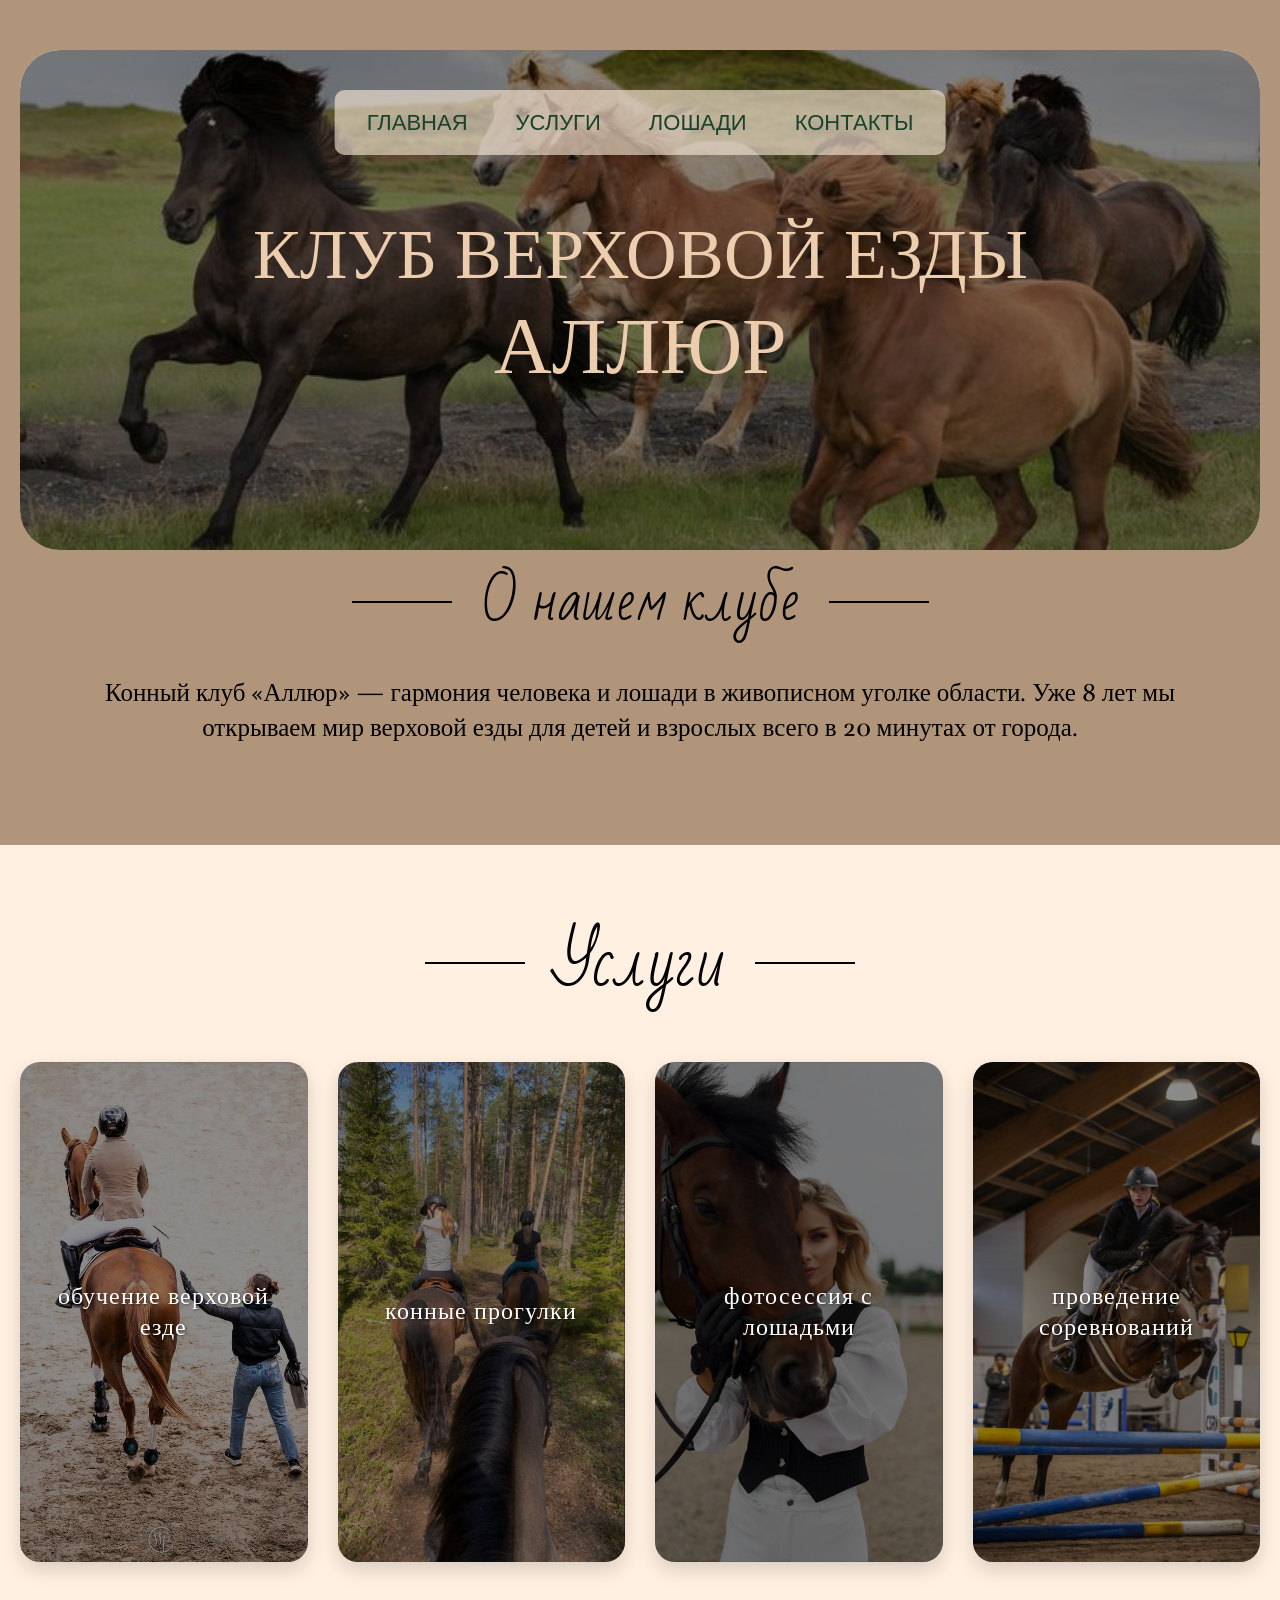
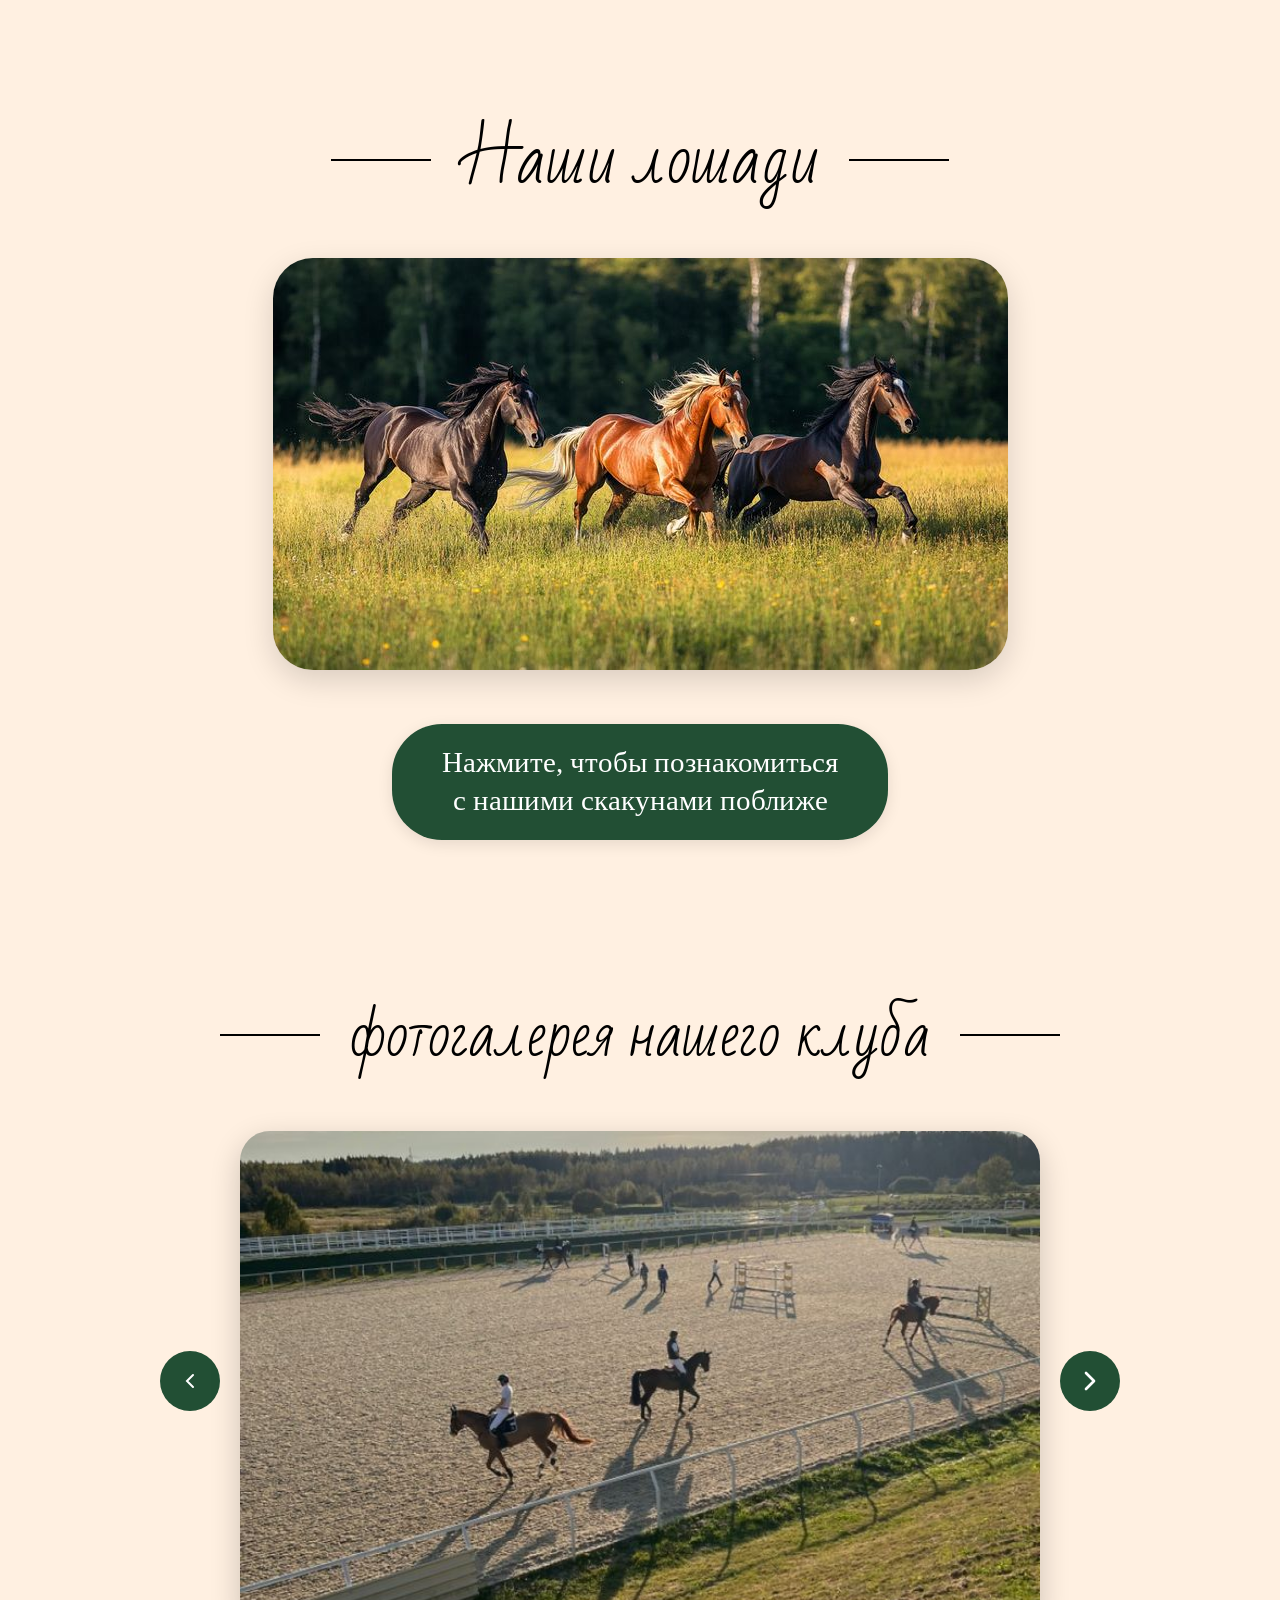
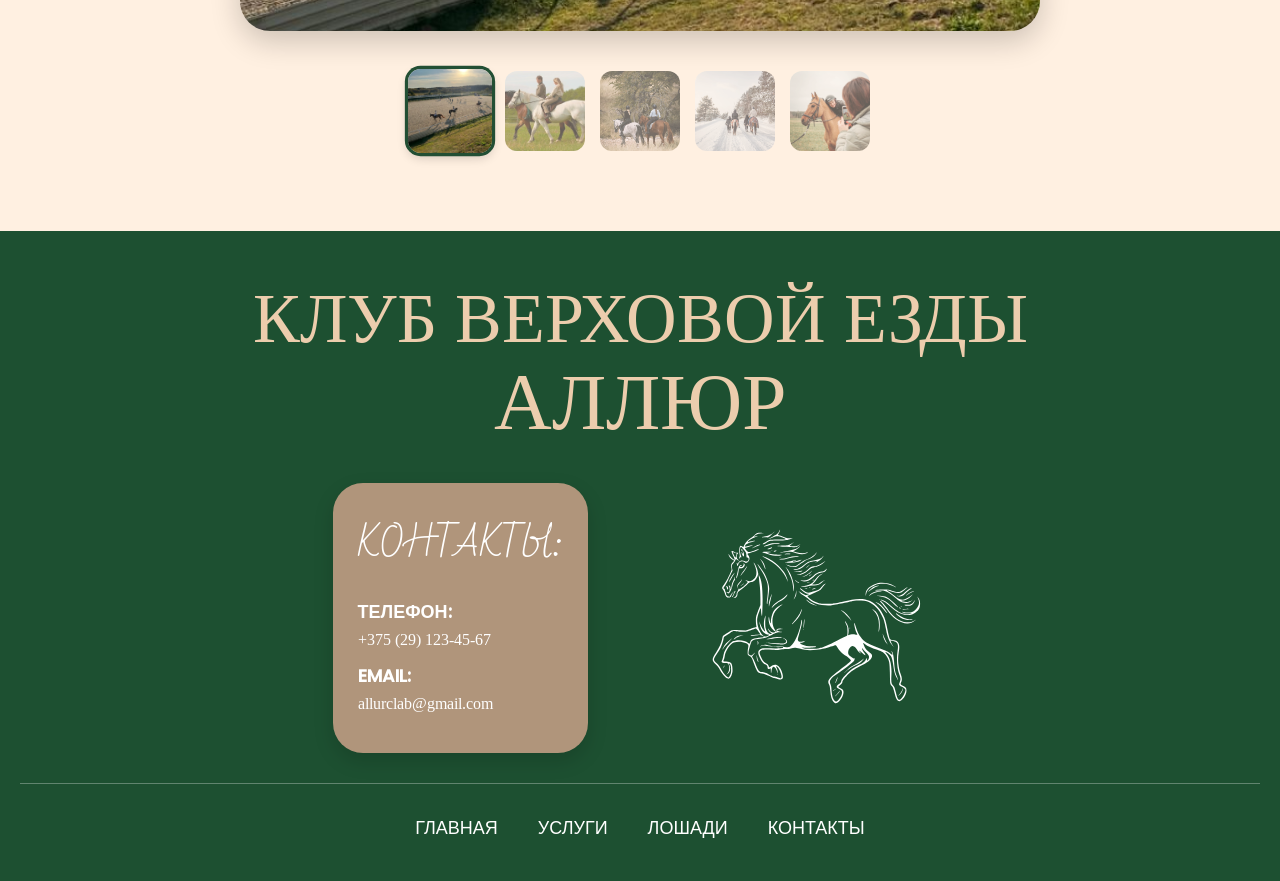
<file: index.html>
<!DOCTYPE html>
<html lang="ru">
<head>
    <meta charset="UTF-8">
    <meta name="viewport" content="width=device-width, initial-scale=1.0">
    <title>Конный клуб Аллюр</title>
    <link rel="stylesheet" href="css/style.css">
</head>
<body>
    <!-- ОСНОВНОЙ КОНТЕЙНЕР ДЛЯ ВСЕЙ СТРАНИЦЫ -->
    <!-- <div class="page-container"> -->
        <!-- БЛОК  (на всю ширину) -->
        <div class="hero" id="home">
            <div class="container">
                <div class="hero__inner">
                    <!-- Картинка -->
                    <img src="img/header-adout.jpg" alt="Лошади" class="hero__image">
                    <!-- Затемнение поверх картинки -->
                    <div class="hero__overlay"></div>
                    <!-- Меню  -->
                    <nav class="hero__menu menu">
                        <a href="#home">ГЛАВНАЯ</a>
                        <a href="#services">УСЛУГИ</a>
                        <a href="#horses">ЛОШАДИ</a>
                        <a href="#contacts">КОНТАКТЫ</a>
                    </nav>
                    <!-- Заголовки (по центру картинки) -->
                    <div class="hero__titles">
                        <h1 class="hero__title">КЛУБ ВЕРХОВОЙ ЕЗДЫ</h1>
                        <div class="hero__subtitle">АЛЛЮР</div>
                    </div>
                </div>
                <div class="about">
                    <div class="about__heading">
                        <span class="about__line"></span>
                        <h2 class="about__title">О нашем клубе</h2>
                        <span class="about__line"></span>
                    </div>
                    <p class="about__text">
                        Конный клуб «Аллюр» — гармония человека и лошади в живописном уголке области. 
                        Уже 8 лет мы открываем мир верховой езды для детей и взрослых всего в 20 минутах от города.
                    </p>
                </div>
            </div>
        </div>      
        <!-- СЕКЦИЯ "УСЛУГИ" -->
<section class="services" id="services">
    <div class="container">
        <!-- Заголовок с линиями -->
        <div class="services__heading">
            <span class="services__line"></span>
            <h2 class="services__title">Услуги</h2>
            <span class="services__line"></span>
        </div>
        <!-- Сетка с карточками услуг -->
        <div class="services__grid">
            <!-- Карточка 1: обучение верховой езде -->
            <a href="training.html" class="service-card">
                <div class="service-card__image">
                    <img src="img/obychenieYcl.jpg" alt="Обучение верховой езде">
                    <div class="service-card__overlay"></div>
                    <p class="service-card__title">обучение верховой езде</p>
                </div>
            </a>
            
            <!-- Карточка 2: конные прогулки -->
            <a href="walks.html" class="service-card">
                <div class="service-card__image">
                    <img src="img/progylkaYcl.jpg" alt="Конные прогулки">
                    <div class="service-card__overlay"></div>
                    <p class="service-card__title">конные прогулки</p>
                </div>
                
            </a>
            
            <!-- Карточка 3: фотосессия с лошадьми -->
            <a href="photoshoot.html" class="service-card">
                <div class="service-card__image">
                    <img src="img/fotosesiaYcl.jpg" alt="Фотосессия с лошадьми">
                    <div class="service-card__overlay"></div>
                    <p class="service-card__title">фотосессия с лошадьми</p>
                </div>
                
            </a>
            
            <!-- Карточка 4: проведение соревнований -->
            <a href="competitions.html" class="service-card">
                <div class="service-card__image">
                    <img src="img/sorevnovaniaYcl.jpg" alt="Проведение соревнований">
                    <div class="service-card__overlay"></div>
                    <p class="service-card__title">проведение соревнований</p>
                </div>  
            </a>
        </div>
    </div>
</section>

<!-- СЕКЦИЯ "НАШИ ЛОШАДИ" -->
<section class="horses"  id="horses">
    <div class="container">
        <!-- Заголовок с линиями -->
        <div class="horses__heading">
            <span class="horses__line"></span>
            <h2 class="horses__title">Наши лошади</h2>
            <span class="horses__line"></span>
        </div>
        
        <!-- Картинка с лошадьми -->
        <div class="horses__image-wrapper">
            <img src="img/ourHorses.jpg" alt="Наши лошади" class="horses__image">
        </div>
        
        <!-- Кнопка -->
        <div class="horses__button-wrapper">
            <a href="horses.html" class="horses__button">
                Нажмите, чтобы познакомиться<br>с нашими скакунами поближе
            </a>
        </div>
    </div>
</section>

<!-- СЕКЦИЯ "ФОТОГАЛЕРЕЯ" -->
<section class="gallery">
    <div class="container">
        <!-- Заголовок с линиями -->
        <div class="gallery__heading">
            <span class="gallery__line"></span>
            <h2 class="gallery__title">фотогалерея нашего клуба</h2>
            <span class="gallery__line"></span>
        </div>
        
        <!-- Основной блок галереи -->
        <div class="gallery__container">
            <!-- Кнопка "назад" (треугольник влево) -->
           <button class="gallery__nav">
    <svg width="24" height="24" viewBox="0 0 24 24" fill="none">
        <path d="M15 18L9 12L15 6" stroke="white" stroke-width="2" stroke-linecap="round"/>
    </svg>
</button>
            
            <!-- Прямоугольник с текущим фото -->
            <div class="gallery__main">
                <img src="img/photogal6.jpg" alt="Фото галереи" class="gallery__main-image" id="galleryMainImage">
            </div>
            
            <!-- Кнопка "вперед" (треугольник вправо) -->
            <button class="gallery__nav gallery__nav--next" aria-label="Следующее фото">
                <svg width="32" height="32" viewBox="0 0 24 24" fill="none" xmlns="http://www.w3.org/2000/svg">
                    <path d="M9 18L15 12L9 6" stroke="white" stroke-width="2" stroke-linecap="round" stroke-linejoin="round"/>
                </svg>
            </button>
        </div>
        
        <!-- Миниатюры / индикаторы -->
        <div class="gallery__thumbnails" id="galleryThumbnails">
            <button class="gallery__thumbnail" data-index="0">
                <img src="img/sorev.jpg" alt="Фото 1">
            </button>
            <button class="gallery__thumbnail" data-index="1">
                <img src="img/progylkaRom.jpg" alt="Фото 2">
            </button>
            <button class="gallery__thumbnail" data-index="2">
                <img src="img/photogal3.jpg" alt="Фото 3">
            </button>
            <button class="gallery__thumbnail" data-index="3">
                <img src="img/photogal4.jpg" alt="Фото 4">
            </button>
            <button class="gallery__thumbnail" data-index="4">
                <img src="img/photogal5.jpg" alt="Фото 5">
            </button>
        </div>
    </div>
</section>
        
    <!-- СЕКЦИЯ "ФУТЕР / КОНТАКТЫ" -->
<footer class="footer" id="contacts">
    <div class="container">
        <!-- Заголовок (без линий) -->
        <div class="footer__header">
            <h2 class="footer__club-title">КЛУБ ВЕРХОВОЙ ЕЗДЫ</h2>
            <div class="footer__club-subtitle">АЛЛЮР</div>
        </div>
        
        <!-- ДВЕ КОЛОНКИ: Контакты | Логотип  -->
        <div class="footer__columns footer__columns--two">
            <!-- Блок с контактами -->
            <div class="footer__contacts">
                <div class="footer__contacts-card">
                    <h3 class="footer__contacts-title">КОНТАКТЫ:</h3>
                    <div class="footer__contacts-info">
                        <p class="footer__phone">
                            <strong>ТЕЛЕФОН:</strong> +375 (29) 123-45-67
                        </p>
                        <p class="footer__email">
                            <strong>EMAIL:</strong> allurclab@gmail.com
                        </p>
                    </div>
                </div>
            </div>
            
            <!-- Логотип по центру -->
            <div class="footer__logo-center">
                <div class="footer__logo-wrapper">
                    <img src="img/logo.svg" alt="Логотип Аллюр" class="footer__logo-image">
                </div>
            </div>
        </div>
        
        <!-- ===== ССЫЛКА НА XML-ФАЙЛ ===== -->
       <div style="display: none;">
            <a href="contacts.xml" id="hiddenXmlLink">XML</a>
        </div>
        
        <!-- Нижнее меню (как в header) -->
        <nav class="footer__menu">
            <a href="#home">ГЛАВНАЯ</a>
            <a href="#services">УСЛУГИ</a>
            <a href="#horses">ЛОШАДИ</a>
            <a href="#contacts">КОНТАКТЫ</a>
        </nav>
    </div>
</footer>
<script src="js/gallery.js"></script>
</body>
</html>
</file>
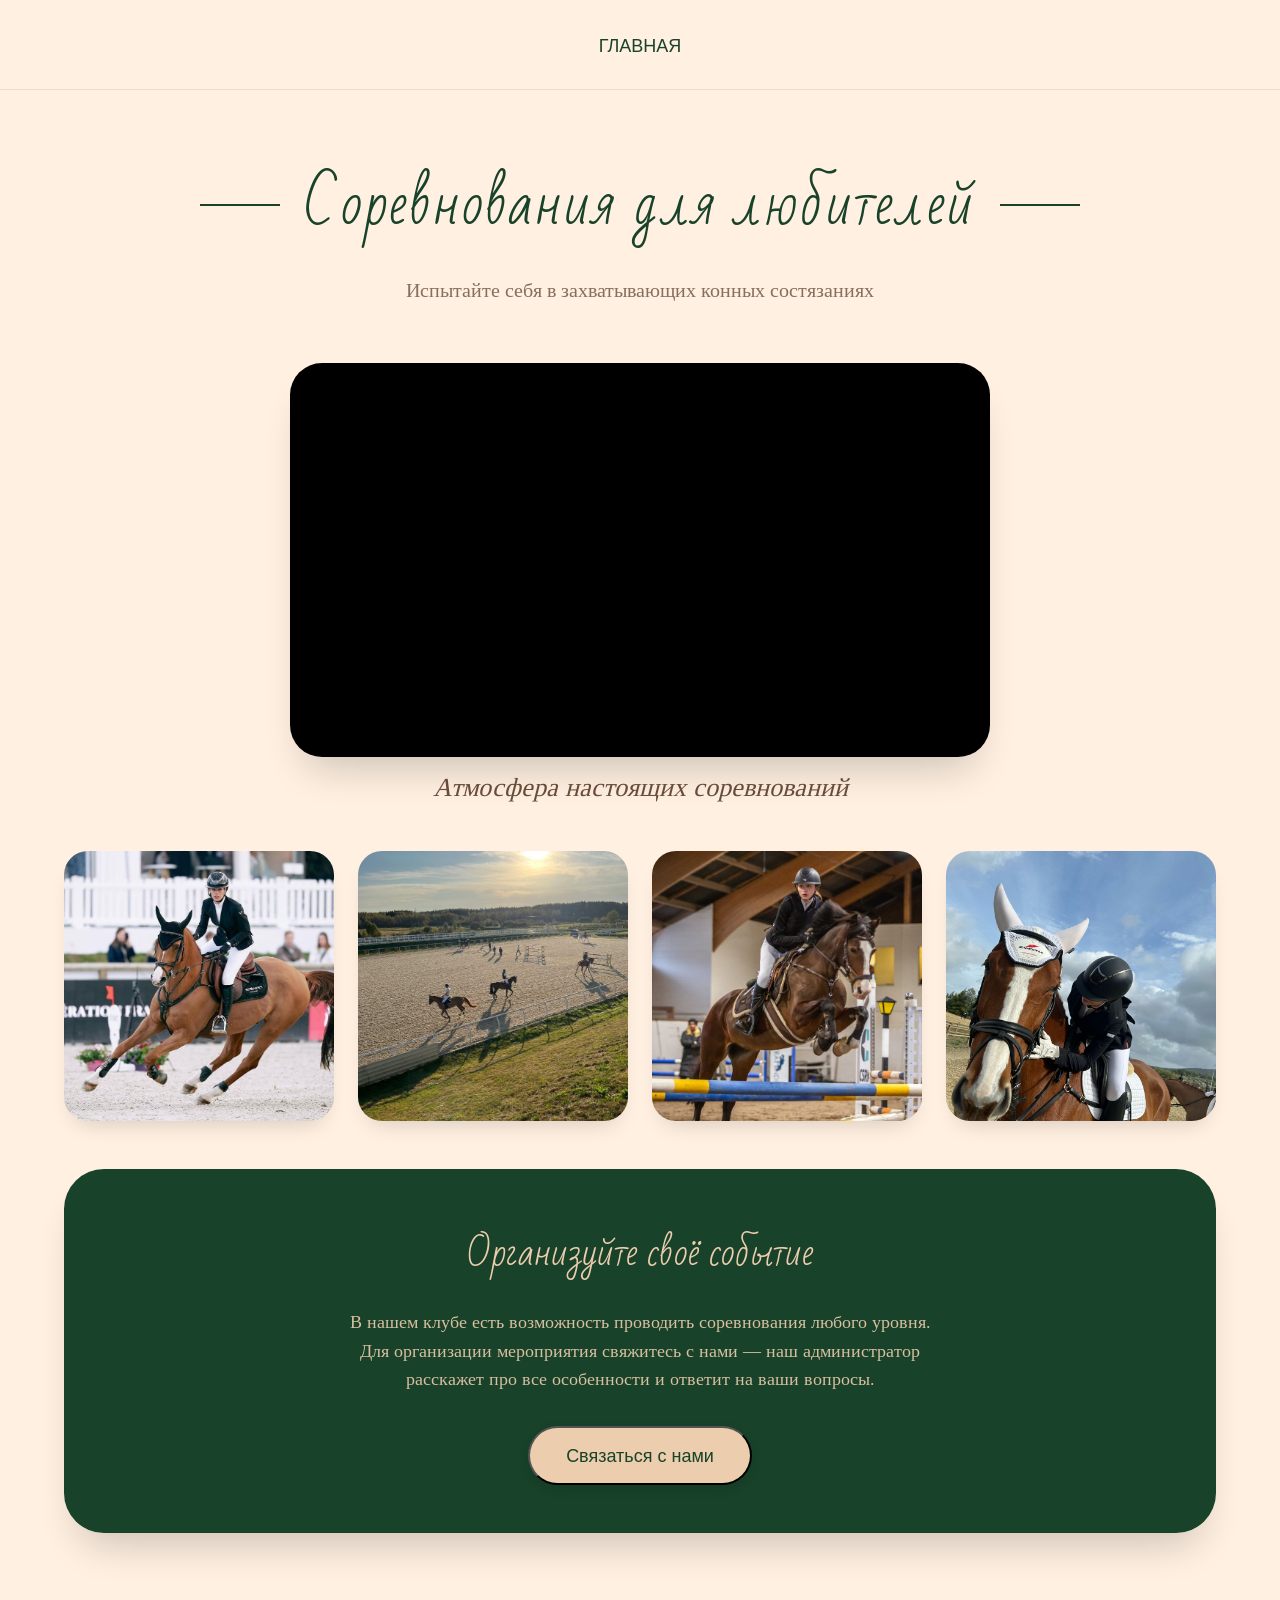
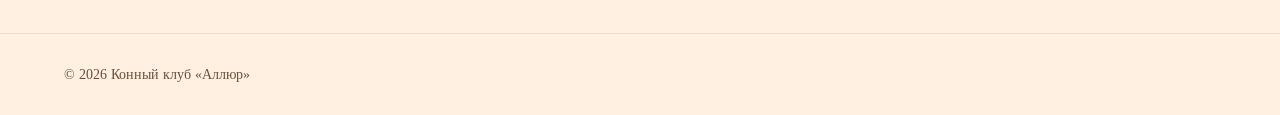
<file: competitions.html>
<!DOCTYPE html>
<html lang="ru">
<head>
    <meta charset="UTF-8">
    <meta name="viewport" content="width=device-width, initial-scale=1.0">
    <title>Соревнования | Конный клуб Аллюр</title>
    <link rel="stylesheet" href="css/competitions.css">
</head>
<body>
    <div class="page-container">
        
        <!-- ШАПКА -->
        <header class="header">
            <div class="container">
                <nav class="menu">
                    <a href="index.html">ГЛАВНАЯ</a>
                </nav>
            </div>
        </header>
        
        <main>
            <div class="container">
                
                <!-- ЗАГОЛОВОК -->
                <div class="hero">
                    <div class="hero__lines">
                        <span class="hero__line"></span>
                        <h1 class="hero__title">Соревнования для любителей</h1>
                        <span class="hero__line"></span>
                    </div>
                    <p class="hero__subtitle">
                        Испытайте себя в захватывающих конных состязаниях
                    </p>
                </div>
                
                <!-- ОСНОВНОЙ БЛОК -->
                <div class="content">
                    
                    <!-- ВИДЕО БЛОК -->
                    <div class="video-card">
                        <div class="video-card__wrapper">
                            <video autoplay loop muted playsinline>
                                <source src="img/vide.mp4" type="video/mp4">
                                Ваш браузер не поддерживает видео
                            </video>
                        </div>
                        <div class="video-card__caption">
                            <p>Атмосфера настоящих соревнований</p>
                        </div>
                    </div>
                    
                    <!-- ГАЛЕРЕЯ ФОТО -->
                    <div class="gallery">
                        <div class="gallery__item">
                            <img src="img/sorev1.jpg" alt="Скачки">
                            <div class="gallery__overlay">
                            </div>
                        </div>
                        <div class="gallery__item">
                            <img src="img/sorev.jpg" alt="Скачки">
                            <div class="gallery__overlay">
                            </div>
                        </div>
                        <div class="gallery__item">
                            <img src="img/sorevnovaniaYcl.jpg" alt="Скачки">
                            <div class="gallery__overlay">
                            </div>
                        </div>
                        <div class="gallery__item">
                            <img src="img/sorev3.jpg" alt="Скачки">
                            <div class="gallery__overlay">
                                
                            </div>
                        </div>
                    </div>
                    
                    <!-- ТЕКСТОВЫЙ БЛОК -->
                    <div class="info">
                        
                        <h2 class="info__title">Организуйте своё событие</h2>
                        <p class="info__text">
                            В нашем клубе есть возможность проводить соревнования любого уровня. 
                            Для организации мероприятия свяжитесь с нами — наш администратор 
                            расскажет про все особенности и ответит на ваши вопросы.
                        </p>
                        <button class="info__btn" id="openModalBtn">Связаться с нами</button>
                    </div>
                    
                </div>
                
            </div>
        </main>
        
        <!-- ПОДВАЛ -->
        <footer class="footer">
            <div class="container">
                <div class="footer__inner">
                    <div class="footer__copy">© 2026 Конный клуб «Аллюр»</div>
                </div>
            </div>
        </footer>  
    </div>
    <!-- модальное окно -->
    <div id="modal" class="modal">
        <div class="modal__content">
            <span class="modal__close">&times;</span>
            <h3 class="modal__title">Свяжитесь с нами</h3>
            <p class="modal__text">Наш администратор ответит на все ваши вопросы</p>
            <a href="tel:+375291234567" class="modal__phone">+375 (29) 123-45-67</a>
            <p class="modal__small">Пн-Пт: 11:00 - 20:00</p>
        </div>
    </div>
    
    <script src="js/modal.js"></script>
</body>
</html>
</file>
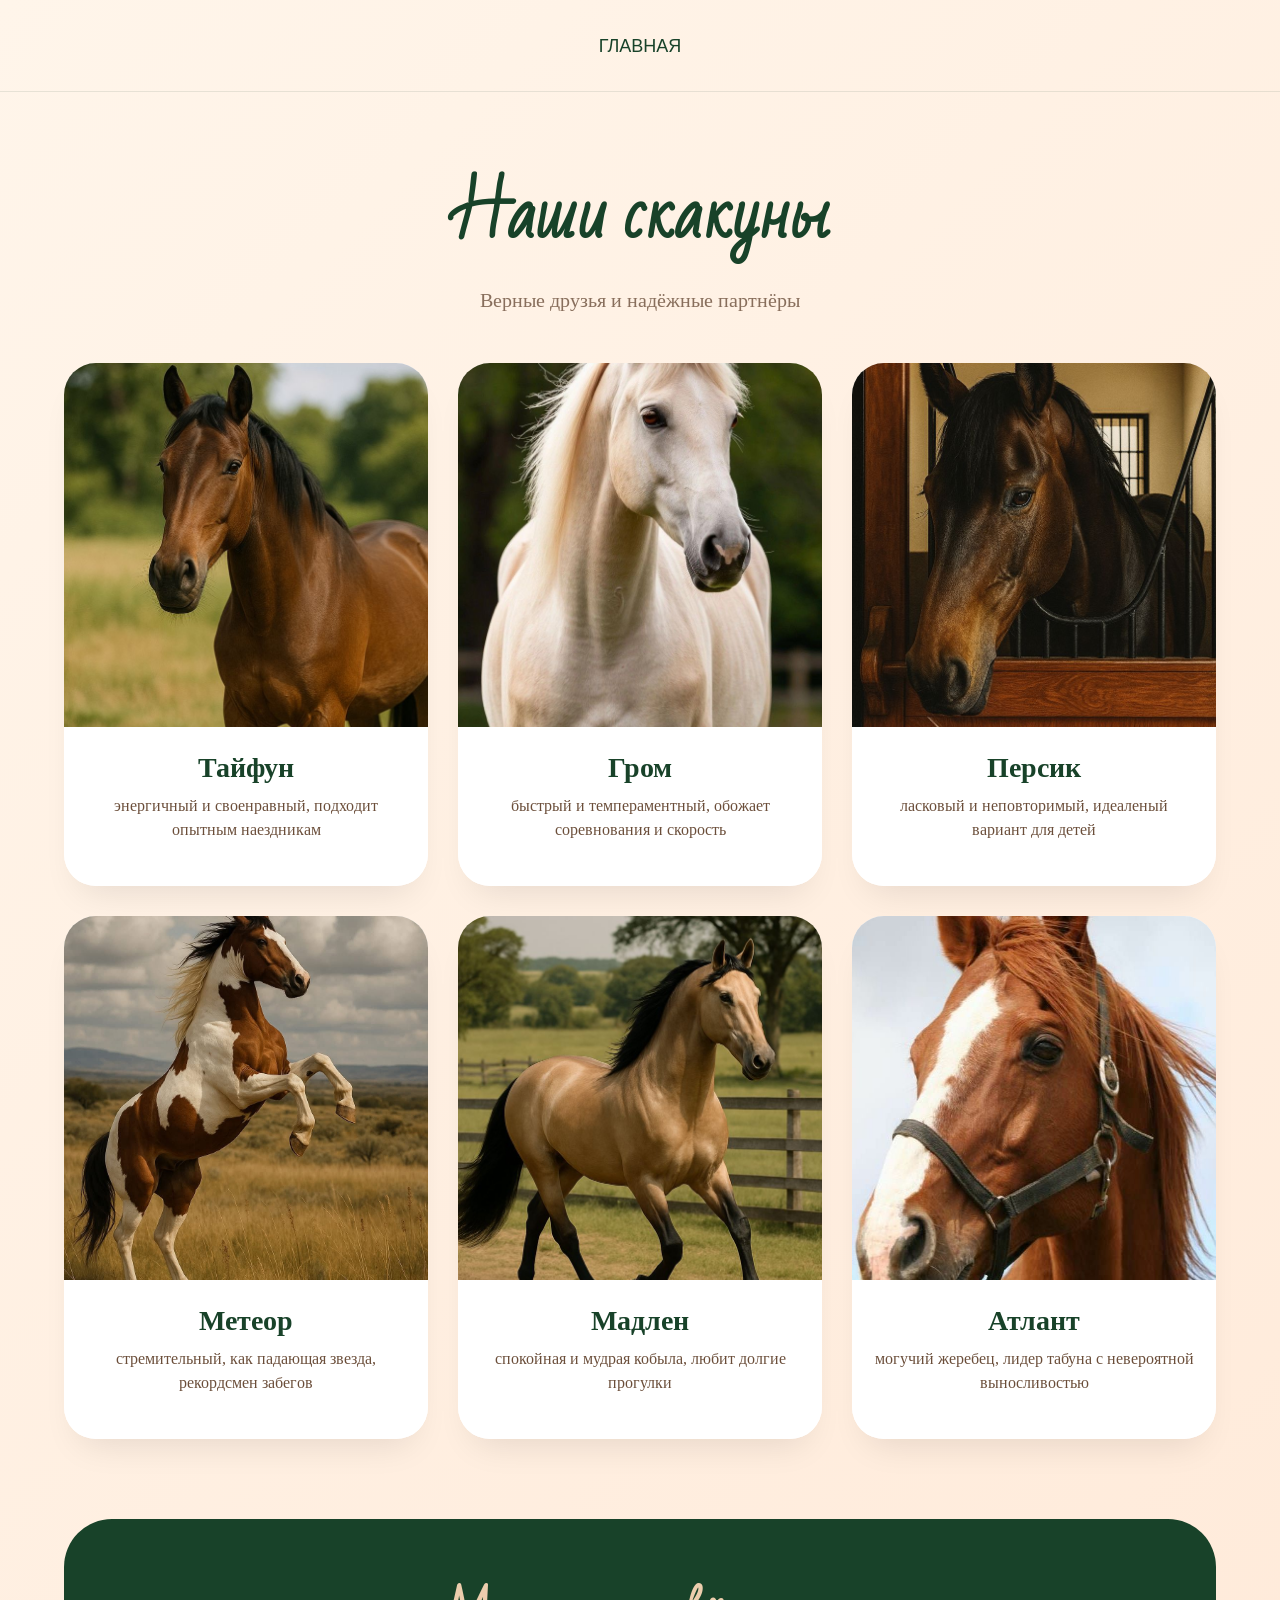
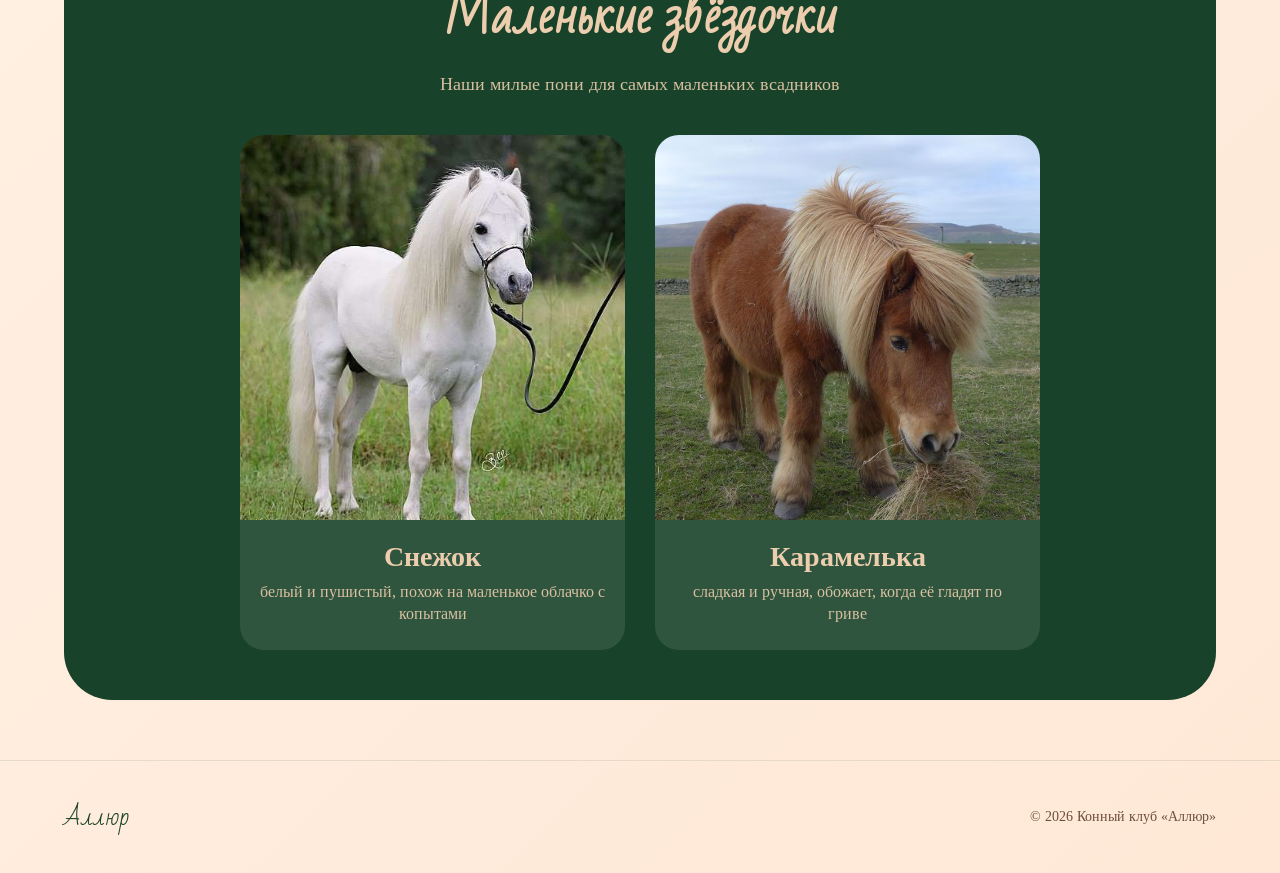
<file: horses.html>
<!DOCTYPE html>
<html lang="ru">
<head>
    <meta charset="UTF-8">
    <meta name="viewport" content="width=device-width, initial-scale=1.0">
    <title>Наши лошади | Конный клуб Аллюр</title>
    <link rel="stylesheet" href="css/horses.css">
</head>
<body>
    <div class="page-container">
        
        <!-- ШАПКА -->
        <header class="header">
            <div class="container">
                <nav class="menu">
                    <a href="index.html">ГЛАВНАЯ</a>
                </nav>
            </div>
        </header>
        
        <main>
            <div class="container">
                
                <!-- ГЛАВНЫЙ ЗАГОЛОВОК -->
                <div class="hero">
                    <h1 class="hero__title">Наши скакуны</h1>
                    <p class="hero__subtitle">Верные друзья и надёжные партнёры</p>
                </div>
                
                <!-- СЕТКА ЛОШАДЕЙ -->
                <div class="horses-grid">
                    
                    <div class="horse-card">
                        <div class="horse-card__inner">
                            <div class="horse-card__image">
                                <img src="img/horse1.jpg" alt="Тайфун">
                            </div>
                            <div class="horse-card__content">
                                <h3 class="horse-card__name">Тайфун</h3>
                                <p class="horse-card__desc">энергичный и своенравный, подходит опытным наездникам</p>
                            </div>
                        </div>
                    </div>
                    
                    <div class="horse-card">
                        <div class="horse-card__inner">
                            <div class="horse-card__image">
                                <img src="img/horse2.jpg" alt="Гром">
                            </div>
                            <div class="horse-card__content">
                                <h3 class="horse-card__name">Гром</h3>
                                <p class="horse-card__desc">быстрый и темпераментный, обожает соревнования и скорость</p>
                            </div>
                        </div>
                    </div>
                    
                    <div class="horse-card">
                        <div class="horse-card__inner">
                            <div class="horse-card__image">
                                <img src="img/horse3.jpg" alt="Персик">
                            </div>
                            <div class="horse-card__content">
                                <h3 class="horse-card__name">Персик</h3>
                                <p class="horse-card__desc">ласковый и неповторимый,  идеаленый вариант  для детей</p>
                            </div>
                        </div>
                    </div>
                    
                    <div class="horse-card">
                        <div class="horse-card__inner">
                            <div class="horse-card__image">
                                <img src="img/horse4.jpg" alt="Метеор">
                            </div>
                            <div class="horse-card__content">
                                <h3 class="horse-card__name">Метеор</h3>
                                <p class="horse-card__desc">стремительный, как падающая звезда, рекордсмен забегов</p>
                            </div>
                        </div>
                    </div>
                    
                    <div class="horse-card">
                        <div class="horse-card__inner">
                            <div class="horse-card__image">
                                <img src="img/horse5.jpg" alt="Мадлен">
                            </div>
                            <div class="horse-card__content">
                                <h3 class="horse-card__name">Мадлен</h3>
                                <p class="horse-card__desc">спокойная и мудрая кобыла, любит долгие прогулки</p>
                            </div>
                        </div>
                    </div>
                    
                    <div class="horse-card">
                        <div class="horse-card__inner">
                            <div class="horse-card__image">
                                <img src="img/horse6.jpg" alt="Атлант">
                            </div>
                            <div class="horse-card__content">
                                <h3 class="horse-card__name">Атлант</h3>
                                <p class="horse-card__desc">могучий жеребец, лидер табуна с невероятной выносливостью</p>
                            </div>
                        </div>
                    </div>
                </div>
                
                <!-- БЛОК ПОНИ -->
                <div class="pony-section">
                    <div class="pony-section__header">
                        <h2 class="pony-section__title">Маленькие звёздочки</h2>
                        <p class="pony-section__subtitle">Наши милые пони для самых маленьких всадников</p>
                    </div>
                    
                    <div class="pony-grid">
                        <div class="pony-card">
                            <div class="pony-card__image">
                                <img src="img/horseMini1.jpg" alt="Снежок">
                            </div>
                            <div class="pony-card__content">
                                <h3 class="pony-card__name">Снежок</h3>
                                <p class="pony-card__desc">белый и пушистый, похож на маленькое облачко с копытами</p>
                            </div>
                        </div>
                        
                        <div class="pony-card">
                            <div class="pony-card__image">
                                <img src="img/horseMini2.jpg" alt="Карамелька">
                            </div>
                            <div class="pony-card__content">
                                <h3 class="pony-card__name">Карамелька</h3>
                                <p class="pony-card__desc">сладкая и ручная, обожает, когда её гладят по гриве</p>
                            </div>
                        </div>
                    </div>
                </div>
            </div>
        </main>

        
        <footer class="footer">
            <div class="container">
                <div class="footer__inner">
                    <div class="footer__logo"> Аллюр</div>
                    <div class="footer__copy">© 2026 Конный клуб «Аллюр»</div>
                </div>
            </div>
        </footer>
        
    </div>
</body>
</html>
</file>
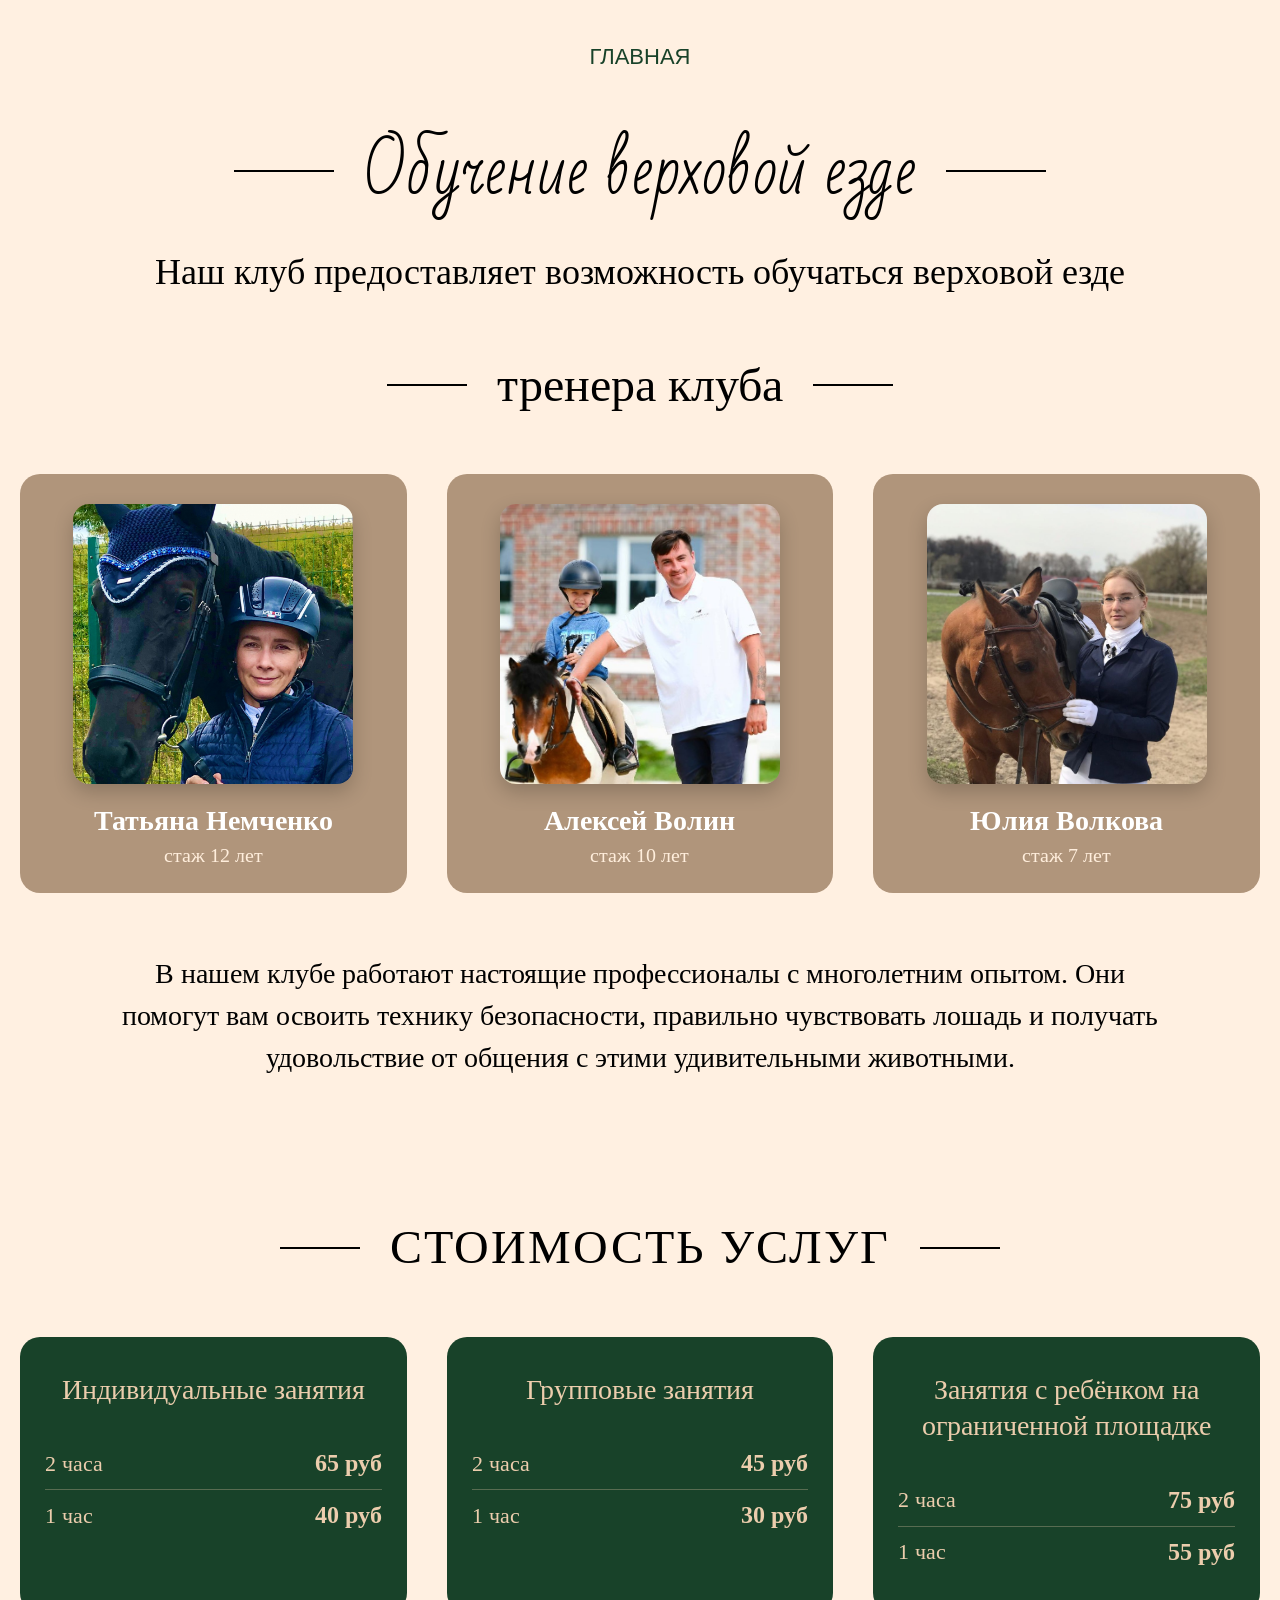
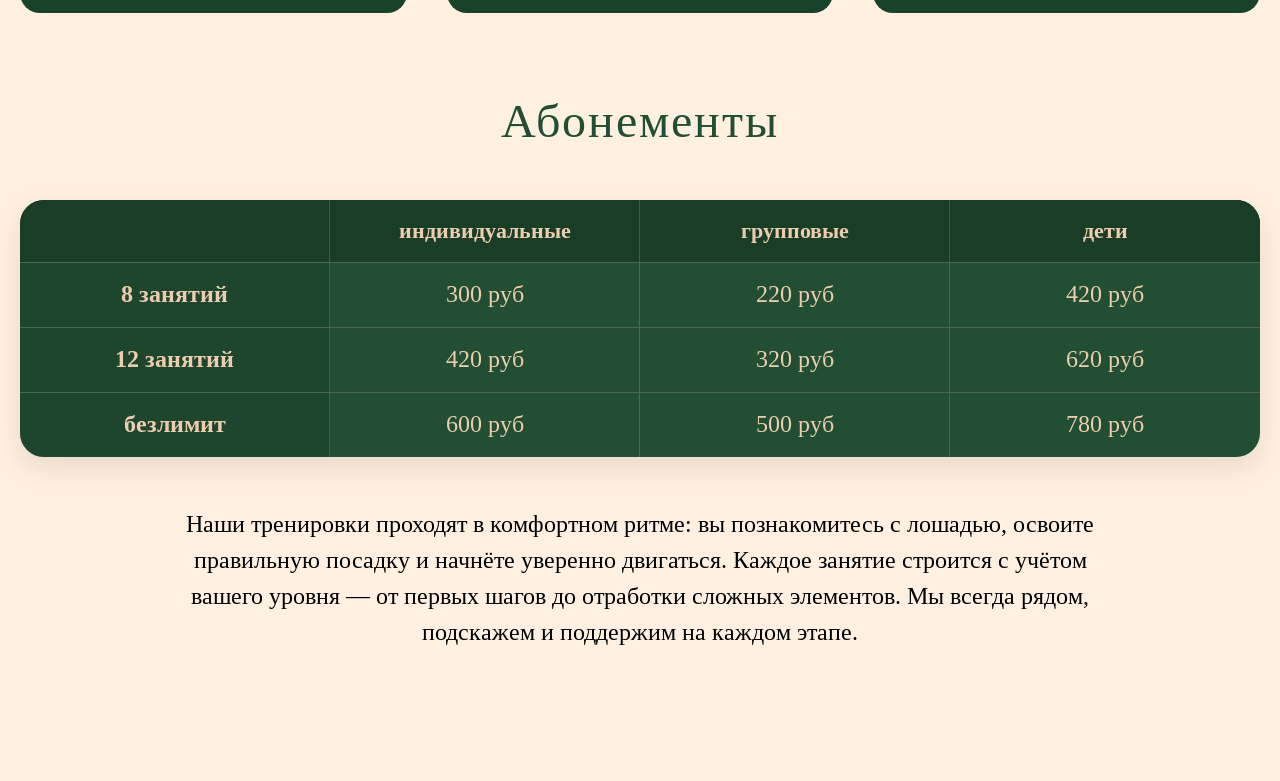
<file: training.html>
<!DOCTYPE html>
<html lang="ru">
<head>
    <meta charset="UTF-8">
    <meta name="viewport" content="width=device-width, initial-scale=1.0">
    <title>Обучение верховой езде | Конный клуб Аллюр</title>
    <link rel="stylesheet" href="css/training.css">
</head>
<body>
    <div class="page-container">
        
        <!-- ШАПКА (меню) -->
        <header class="header">
            <div class="container">
                <nav class="menu">
                    <a href="index.html">ГЛАВНАЯ</a>
                </nav>
            </div>
        </header>
        
        <!-- ОСНОВНОЙ КОНТЕНТ -->
        <main>
            <div class="container">
                <!-- Заголовок "Обучение верховой езде" с линиями -->
                <div class="page__heading">
                    <span class="page__line"></span>
                    <h1 class="page__title">Обучение верховой езде</h1>
                    <span class="page__line"></span>
                </div>
                
                <!-- Описание клуба -->
                <p class="club__description">
                    Наш клуб предоставляет возможность обучаться верховой езде
                </p>
                
                <!-- Заголовок "тренера клуба" -->
                <div class="trainers__heading">
                    <span class="trainers__line"></span>
                    <h2 class="trainers__title">тренера клуба</h2>
                    <span class="trainers__line"></span>
                </div>
                
                <!-- Карточки тренеров -->
                <div class="trainers__grid">
                    <!-- Тренер 1: Татьяна Немченко -->
                    <div class="trainer-card">
                        <div class="trainer-card__image">
                            <img src="img/trener1.jpg" alt="Татьяна Немченко">
                        </div>
                        <h3 class="trainer-card__name">Татьяна Немченко</h3>
                        <p class="trainer-card__experience">стаж 12 лет</p>
                    </div>
                    
                    <!-- Тренер 2: Алексей Волин -->
                    <div class="trainer-card">
                        <div class="trainer-card__image">
                            <img src="img/trener3.jpg" alt="Алексей Волин">
                        </div>
                        <h3 class="trainer-card__name">Алексей Волин</h3>
                        <p class="trainer-card__experience">стаж 10 лет</p>
                    </div>
                    
                    <!-- Тренер 3: Юлия Волкова -->
                    <div class="trainer-card">
                        <div class="trainer-card__image">
                            <img src="img/trener2.jpg" alt="Юлия Волкова">
                        </div>
                        <h3 class="trainer-card__name">Юлия Волкова</h3>
                        <p class="trainer-card__experience">стаж 7 лет</p>
                    </div>
                </div>
                
                <!-- Дополнительный текст -->
                <p class="trainers__text">
                    В нашем клубе работают настоящие профессионалы с многолетним опытом. 
                    Они помогут вам освоить технику безопасности, правильно чувствовать лошадь 
                    и получать удовольствие от общения с этими удивительными животными.
                </p>
                
            </div>
        </main>
        <!-- СТОИМОСТЬ УСЛУГ -->
<section class="prices">
    <div class="container">
        <!-- Заголовок -->
        <div class="prices__heading">
            <span class="prices__line"></span>
            <h2 class="prices__title">СТОИМОСТЬ УСЛУГ</h2>
            <span class="prices__line"></span>
        </div>
        
        <!-- Блоки с ценами (3 блока) -->
        <div class="prices__grid">
            <!-- Блок 1: Индивидуальные занятия -->
            <div class="price-card">
                <h3 class="price-card__title">Индивидуальные занятия</h3>
                <div class="price-card__item">
                    <span class="price-card__duration">2 часа</span>
                    <span class="price-card__amount">65 руб</span>
                </div>
                <div class="price-card__item">
                    <span class="price-card__duration">1 час</span>
                    <span class="price-card__amount">40 руб</span>
                </div>
            </div>
            
            <!-- Блок 2: Групповые занятия -->
            <div class="price-card">
                <h3 class="price-card__title">Групповые занятия</h3>
                <div class="price-card__item">
                    <span class="price-card__duration">2 часа</span>
                    <span class="price-card__amount">45 руб</span>
                </div>
                <div class="price-card__item">
                    <span class="price-card__duration">1 час</span>
                    <span class="price-card__amount">30 руб</span>
                </div>
            </div>
            
            <!-- Блок 3: Занятия с ребёнком -->
            <div class="price-card">
                <h3 class="price-card__title">Занятия с ребёнком на ограниченной площадке</h3>
                <div class="price-card__item">
                    <span class="price-card__duration">2 часа</span>
                    <span class="price-card__amount">75 руб</span>
                </div>
                <div class="price-card__item">
                    <span class="price-card__duration">1 час</span>
                    <span class="price-card__amount">55 руб</span>
                </div>
            </div>
        </div>
    </div>
</section>

<!-- АБОНЕМЕНТЫ -->
<section class="subscriptions">
    <div class="container">
        <!-- Заголовок -->
        <h2 class="subscriptions__title">Абонементы</h2>
        
        <!-- Большой блок с таблицей абонементов -->
        <div class="subscriptions__table">
            <!-- Заголовки колонок -->
            <div class="subscriptions__header">
                <div class="subscriptions__cell subscriptions__cell--empty"></div>
                <div class="subscriptions__cell subscriptions__cell--header">индивидуальные</div>
                <div class="subscriptions__cell subscriptions__cell--header">групповые</div>
                <div class="subscriptions__cell subscriptions__cell--header">дети</div>
            </div>
            
            <!-- Строка: 8 занятий -->
            <div class="subscriptions__row">
                <div class="subscriptions__cell subscriptions__cell--label">8 занятий</div>
                <div class="subscriptions__cell">300 руб</div>
                <div class="subscriptions__cell">220 руб</div>
                <div class="subscriptions__cell">420 руб</div>
            </div>
            
            <!-- Строка: 12 занятий -->
            <div class="subscriptions__row">
                <div class="subscriptions__cell subscriptions__cell--label">12 занятий</div>
                <div class="subscriptions__cell">420 руб</div>
                <div class="subscriptions__cell">320 руб</div>
                <div class="subscriptions__cell">620 руб</div>
            </div>
            
            <!-- Строка: безлимит -->
            <div class="subscriptions__row">
                <div class="subscriptions__cell subscriptions__cell--label">безлимит</div>
                <div class="subscriptions__cell">600 руб</div>
                <div class="subscriptions__cell">500 руб</div>
                <div class="subscriptions__cell">780 руб</div>
            </div>
        </div>
        
        <!-- Дополнительный текст -->
        <p class="subscriptions__text">
            Наши тренировки проходят в комфортном ритме: вы познакомитесь с лошадью, освоите правильную посадку и начнёте уверенно двигаться. Каждое занятие строится с учётом вашего уровня — от первых шагов до отработки сложных элементов. Мы всегда рядом, подскажем и поддержим на каждом этапе.
        </p>
    </div>
</section>
    </div>
</body>
</html>
</file>
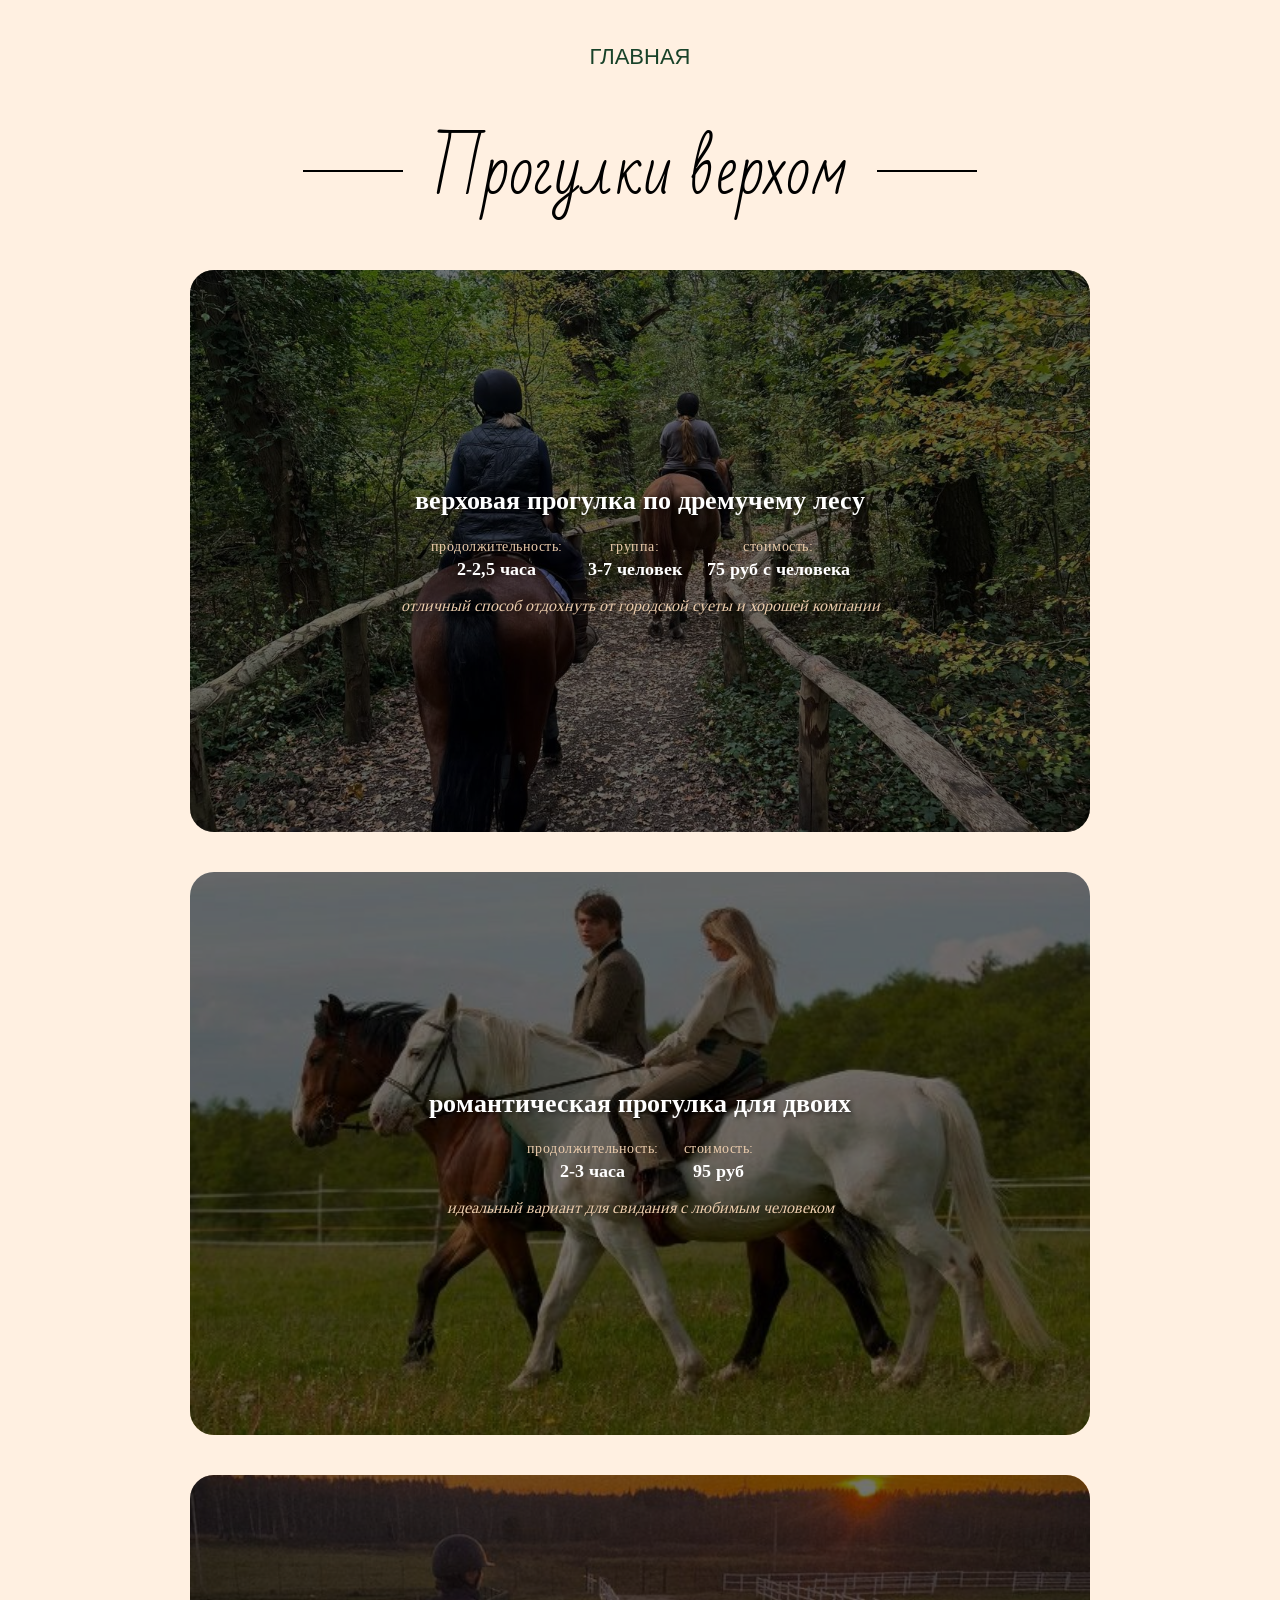
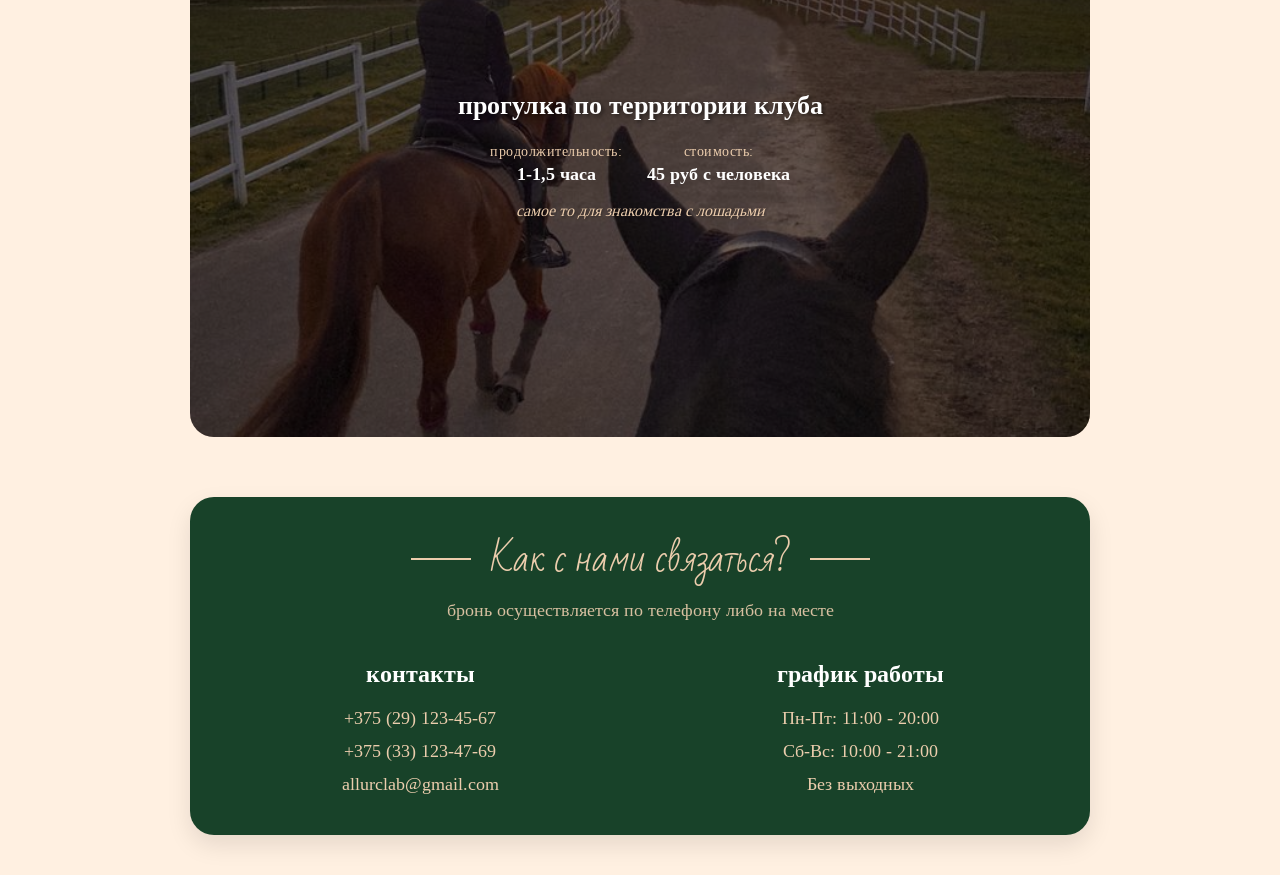
<file: walks.html>
<!DOCTYPE html>
<html lang="ru">
<head>
    <meta charset="UTF-8">
    <meta name="viewport" content="width=device-width, initial-scale=1.0">
    <title>Прогулки верхом | Конный клуб Аллюр</title>
    <link rel="stylesheet" href="css/walks.css">
</head>
<body>
    <div class="page-container">
        
        <!-- ШАПКА (меню) -->
        <header class="header">
            <div class="container">
                <nav class="menu">
                    <a href="index.html">ГЛАВНАЯ</a>
                </nav>
            </div>
        </header>
        
        <!-- ОСНОВНОЙ КОНТЕНТ -->
        <main>
            <div class="container">
                <!-- Заголовок "Прогулки верхом" с линиями -->
                <div class="page__heading">
                    <span class="page__line"></span>
                    <h1 class="page__title">Прогулки верхом</h1>
                    <span class="page__line"></span>
                </div>
                
                <!-- БЛОК 1: Прогулка по лесу -->
                <div class="walk-card">
                    <div class="walk-card__image">
                        <img src="img/progylkaLes.jpg" alt="Прогулка по лесу">
                        <div class="walk-card__overlay"></div>
                        <div class="walk-card__content">
                            <h3 class="walk-card__title">верховая прогулка по дремучему лесу</h3>
                            <div class="walk-card__details">
                                <div class="walk-card__detail">
                                    <span class="walk-card__label">продолжительность:</span>
                                    <span class="walk-card__value">2-2,5 часа</span>
                                </div>
                                <div class="walk-card__detail">
                                    <span class="walk-card__label">группа:</span>
                                    <span class="walk-card__value">3-7 человек</span>
                                </div>
                                <div class="walk-card__detail">
                                    <span class="walk-card__label">стоимость:</span>
                                    <span class="walk-card__value">75 руб с человека</span>
                                </div>
                            </div>
                            <p class="walk-card__description">
                                отличный способ отдохнуть от городской суеты и хорошей компании
                            </p>
                        </div>
                    </div>
                </div>
                
                <!-- БЛОК 2: Романтическая прогулка -->
                <div class="walk-card">
                    <div class="walk-card__image">
                        <img src="img/progylkaRom.jpg" alt="Романтическая прогулка">
                        <div class="walk-card__overlay"></div>
                        <div class="walk-card__content">
                            <h3 class="walk-card__title">романтическая прогулка для двоих</h3>
                            <div class="walk-card__details">
                                <div class="walk-card__detail">
                                    <span class="walk-card__label">продолжительность:</span>
                                    <span class="walk-card__value">2-3 часа</span>
                                </div>
                                <div class="walk-card__detail">
                                    <span class="walk-card__label">стоимость:</span>
                                    <span class="walk-card__value">95 руб</span>
                                </div>
                            </div>
                            <p class="walk-card__description">
                                идеальный вариант для свидания с любимым человеком
                            </p>
                        </div>
                    </div>
                </div>
                
                <!-- БЛОК 3: Прогулка по территории клуба -->
                <div class="walk-card">
                    <div class="walk-card__image">
                        <img src="img/progylkaTer.jpg" alt="Прогулка по территории клуба">
                        <div class="walk-card__overlay"></div>
                        <div class="walk-card__content">
                            <h3 class="walk-card__title">прогулка по территории клуба</h3>
                            <div class="walk-card__details">
                                <div class="walk-card__detail">
                                    <span class="walk-card__label">продолжительность:</span>
                                    <span class="walk-card__value">1-1,5 часа</span>
                                </div>
                                <div class="walk-card__detail">
                                    <span class="walk-card__label">стоимость:</span>
                                    <span class="walk-card__value">45 руб с человека</span>
                                </div>
                            </div>
                            <p class="walk-card__description">
                                самое то для знакомства с лошадьми
                            </p>
                        </div>
                    </div>
                </div>
                
<!-- БЛОК КОНТАКТОВ -->
<div class="contacts">
    <div class="contacts__heading">
        <span class="contacts__line"></span>
        <h2 class="contacts__title">Как с нами связаться?</h2>
        <span class="contacts__line"></span>
    </div>
    
    <p class="contacts__subtitle">
        бронь осуществляется по телефону либо на месте
    </p>
    
    <div class="contacts__grid">
        <!-- Контакты -->
        <div class="contacts__block">
            <h3 class="contacts__block-title">контакты</h3>
            <div class="contacts__items">
                <a href="tel:+375291234567" class="contacts__item">+375 (29) 123-45-67</a>
                <a href="tel:+375331234567" class="contacts__item">+375 (33) 123-47-69</a>
                <a href="mailto:info@allure.by" class="contacts__item">allurclab@gmail.com</a>
            </div>
        </div>
        
        <!-- График работы -->
        <div class="contacts__block">
            <h3 class="contacts__block-title">график работы</h3>
            <div class="contacts__items">
                <div class="contacts__item">Пн-Пт: 11:00 - 20:00</div>
                <div class="contacts__item">Сб-Вс: 10:00 - 21:00</div>
                <div class="contacts__item">Без выходных</div>
            </div>
        </div>
    </div>
</div>


            </div>
        </main>
        
    </div>
</body>
</html>
</file>
<file: css/style.css>
* {
    margin: 0;
    padding: 0;
    box-sizing: border-box;
}

/* ===== ПОДКЛЮЧЕНИЕ ШРИФТОВ ===== */
@font-face {
    font-family: 'Bad Script';
    src: url('../fonts/BadScript-Regular.ttf') format('truetype');
    font-weight: normal;
    font-style: normal;
}

@font-face {
    font-family: 'Tinos';
    src: url('../fonts/Tinos-Regular.ttf') format('truetype');
    font-weight: normal;
    font-style: normal;
}

@font-face {
    font-family: 'Tinos';
    src: url('../fonts/Tinos-Bold.ttf') format('truetype');
    font-weight: bold;
    font-style: normal;
}

@font-face {
    font-family: 'Poppins';
    src: url('../fonts/Poppins-Medium.ttf') format('truetype');
    font-weight: 500;
    font-style: normal;
}

@font-face {
    font-family: 'Rufina';
    src: url('../fonts/Rufina-Regular.ttf') format('truetype');
    font-weight: normal;
    font-style: normal;
}

/* ===== ОСНОВНЫЕ КОНТЕЙНЕРЫ ===== */

.container {
    max-width: 1326px;/*фикс размер чтобы не растягивалась на больших экранах*/
    margin: 0 auto; /*отступ верх низ 0 бока- авто*/
    padding: 0 20px;
}

/* ===== БЛОК HEADER ===== */
.hero {
    background-color: #B0957B;
    width: 100%;
    padding: 50px 0;
}

.hero__inner {
    position: relative;/*относительное позиционирование , родитель*/
    width: 100%;
    border-radius: 40px;  
    overflow: hidden; /*Обрезает всё, что выходит за границы блока*/       
}

/* Картинка */
.hero__image {
    width: 100%;
    height: 500px;          
    min-height: 400px;      
    object-fit: cover;   //картинка на весь контейнер  
    border-radius: 40px;
    display: block;
}
 
/* Затемнение поверх картинки */
.hero__overlay {
    position: absolute;
    top: 0;/* прижемается к верхнему левому краю чтобы всё было ровно */
    left: 0;
    width: 100%;
    height: 100%;
    background: rgba(0, 0, 0, 0.45);
    border-radius: 40px;
    z-index: 2;/*слои*/
    pointer-events: none;   /* чтобы затемнение не мешало кликать по меню */
}
/* ===== МЕНЮ (по центру сверху) ===== */
.menu {
    position: absolute;
    top: 40px;
    left: 50%;
    transform: translateX(-50%);/*Сдвигает меню влево на половину его собственной ширины*/
    background-color: rgba(255, 238, 220, 0.6);
    border-radius: 10px;
    padding: 16px 32px;
    display: flex; /*Ссылки выстраиваются в ряд*/
    gap: 48px;/*Расстояние между ссылками*/
    z-index: 10;
    white-space: nowrap;/*Запрещает перенос текста на новую строку*/
}

.menu a {
    color: #184229;
    font-family: 'Poppins', sans-serif;
    font-size: 22px;
    font-weight: 500;
    text-decoration: none;
    transition: opacity 0.2s; /* плавное изменение прозрачности за 0.2 секунды */
}

.menu a:hover {
    opacity: 0.7;/* ссылка становится на 30% прозрачнее (было 100%, стало 70%) */
}

/* ===== ЗАГОЛОВКИ  ===== */
.hero__titles {
    position: absolute;
    top: 50%;
    left: 50%;
    transform: translate(-50%, -50%);/*центр*/
    text-align: center;
    z-index: 10;
    width: 90%;
}

.hero__title {
    font-family: 'Tinos', serif;
    font-size: 70px;
    font-weight: normal;
    color: #ECCDAD;
    margin-bottom: 10px;
    line-height: 1.2;
}

.hero__subtitle {
    font-family: 'Tinos', serif;
    font-size: 80px;
    font-weight: normal;
    color: #ECCDAD;
    line-height: 1;
}

/* ===== СЕКЦИЯ "О НАШЕМ КЛУБЕ" ===== */
.about {
    padding-top: 20px;
    padding-bottom: 50px;
    text-align: center;
    background-color: transparent;  /* прозрачный фон */
}

.about__heading {
    display: flex;
    align-items: center;
    justify-content: center;
    gap: 30px;
    margin-bottom: 40px;
    flex-wrap: wrap;
}

.about__title {
    font-family: 'Bad Script', cursive;
    font-size: 54px;
    font-weight: normal;
    color: #000000;
    margin: 0;
    line-height: 1.2;
}

.about__line {
    width: 100px;
    height: 2px;
    background-color: #000000;
}

.about__text {
    font-family: 'Rufina', serif;
    font-size: 25px;
    font-weight: normal;
    color: #000000;
    line-height: 1.4;
    max-width: 1100px;
    margin: 0 auto;
}

/* ===== СЕКЦИЯ "УСЛУГИ" ===== */
.services {
    background-color: #FFF0E1;
    padding: 80px 0;
    width: 100%;
}

.services__heading {
    display: flex;
    align-items: center;
    justify-content: center;
    gap: 30px;
    margin-bottom: 60px;
    flex-wrap: wrap;
}

.services__title {
    font-family: 'Bad Script', cursive;
    font-size: 64px;
    font-weight: normal;
    color: #000000;
    margin: 0;
    line-height: 1.2;
}

.services__line {
    width: 100px;
    height: 2px;
    background-color: #000000;
}

.services__grid {
    display: grid;
    grid-template-columns: repeat(4, 1fr);/* 4 колонки одинаковой ширины */
    gap: 30px;
}

.service-card {
    text-decoration: none;
    display: block;
    transition: transform 0.3s ease;
}

.service-card:hover {
    transform: translateY(-5px);
}

.service-card__image {
    position: relative;
    width: 100%;
    border-radius: 20px;
    overflow: hidden;
    box-shadow: 0 8px 20px rgba(0, 0, 0, 0.15);
}

.service-card__image img {
    width: 100%;
    height: 500px;
    object-fit: cover;
    display: block;
    transition: transform 0.3s ease;
}

.service-card:hover .service-card__image img {
    transform: scale(1.05);
}

.service-card__overlay {
    position: absolute;
    top: 0;
    left: 0;
    width: 100%;
    height: 100%;
    background: rgba(0, 0, 0, 0.45);
    transition: background 0.3s ease;
}

.service-card:hover .service-card__overlay {
    background: rgba(0, 0, 0, 0.65);
}

/* Текст на картинке (по центру) */
.service-card__title {
    position: absolute;
    top: 50%;
    left: 50%;
    transform: translate(-50%, -50%);
    font-family: 'Tinos', serif;
    font-size: 24px;
    font-weight: normal;
    color: #FFFFFF;
    text-align: center;
    margin: 0;
    padding: 0 15px;
    width: 100%;
    z-index: 2;
    text-shadow: 1px 1px 3px rgba(0, 0, 0, 0.5);
    letter-spacing: 1px;
    line-height: 1.3;
}

/* ===== СЕКЦИЯ "НАШИ ЛОШАДИ" ===== */
.horses {
    background-color: #FFF0E1;
    padding: 80px 0;
    width: 100%;
}

/* Заголовок с линиями */
.horses__heading {
    display: flex;
    align-items: center;
    justify-content: center;
    gap: 30px;
    margin-bottom: 60px;
    flex-wrap: wrap;
}

.horses__title {
    font-family: 'Bad Script', cursive;
    font-size: 64px;
    font-weight: normal;
    color: #000000;
    margin: 0;
    line-height: 1.2;
}

.horses__line {
    width: 100px;
    height: 2px;
    background-color: #000000;
}

/* Картинка */
.horses__image-wrapper {
    text-align: center;
    margin-bottom: 50px;
}

.horses__image {
    max-width: 100%;
    height: auto;
    border-radius: 40px;
    box-shadow: 0 10px 30px rgba(0, 0, 0, 0.15);
    display: inline-block;
}

/* Кнопка */
.horses__button-wrapper {
    text-align: center;
}

.horses__button {
    display: inline-block;
    background-color: #224F34;
    color: #FFFFFF;
    font-family: 'Tinos', serif;
    font-size: 29px;
    font-weight: normal;
    text-decoration: none;
    text-align: center;
    padding: 20px 50px;
    border-radius: 50px;
    transition: all 0.3s ease;
    line-height: 1.3;
    box-shadow: 0 4px 15px rgba(0, 0, 0, 0.1);
}

.horses__button:hover {
    background-color: #2d6a48;
    transform: translateY(-5px);
    box-shadow: 0 8px 25px rgba(0, 0, 0, 0.15);
}

/* ===== СЕКЦИЯ "ФОТОГАЛЕРЕЯ" ===== */
.gallery {
    background-color: #FFF0E1;
    padding: 80px 0;
    width: 100%;
}

/* Заголовок с линиями */
.gallery__heading {
    display: flex;
    align-items: center;
    justify-content: center;
    gap: 30px;
    margin-bottom: 60px;
    flex-wrap: wrap;
    text-align: center;
}

.gallery__title {
    font-family: 'Bad Script', cursive;
    font-size: 59px;
    font-weight: normal;
    color: #000000;
    margin: 0;
    line-height: 1.2;
}

.gallery__line {
    width: 100px;
    height: 2px;
    background-color: #000000;
}

/* Основной контейнер галереи (с кнопками и фото) */
.gallery__container {
    display: flex;
    align-items: center;
    justify-content: center;
    gap: 20px;
    margin-bottom: 40px;
    flex-wrap: wrap;
}

/* Кнопки навигации (треугольники) */
.gallery__nav {
    width: 60px;
    height: 60px;
    background-color: #224F34;
    border: none;
    border-radius: 50%;
    font-size: 32px;
    color: white;
    cursor: pointer;
    transition: all 0.3s ease;
    display: flex;
    align-items: center;
    justify-content: center;
    flex-shrink: 0;
}

.gallery__nav:hover {
    background-color: #2d6a48;
    transform: scale(1.05);
}

.gallery__nav:active {
    transform: scale(0.95);
}

/* Основное фото (прямоугольник) */
.gallery__main {
    flex: 1;
    max-width: 800px;
    border-radius: 30px;
    overflow: hidden;
    box-shadow: 0 10px 30px rgba(0, 0, 0, 0.2);
    background-color: #f0e4d4;
}

.gallery__main-image {
    width: 100%;
    height: 500px;
    object-fit: cover;
    display: block;
    transition: opacity 0.3s ease, transform 0.3s ease;
}

/* Миниатюры (индикаторы) */
.gallery__thumbnails {
    display: flex;
    justify-content: center;
    gap: 15px;
    flex-wrap: wrap;
    margin-top: 20px;
}

.gallery__thumbnail {
    width: 80px;
    height: 80px;
    border: none;
    border-radius: 12px;
    overflow: hidden;
    cursor: pointer;
    opacity: 0.6;
    transition: all 0.3s ease;
    padding: 0;
    background: none;
}

.gallery__thumbnail img {
    width: 100%;
    height: 100%;
    object-fit: cover;
    display: block;
}

.gallery__thumbnail:hover {
    opacity: 0.8;
    transform: translateY(-3px);
}

/* Активная миниатюра */
.gallery__thumbnail--active {
    opacity: 1;
    box-shadow: 0 0 0 3px #224F34, 0 4px 10px rgba(0, 0, 0, 0.2);
    transform: scale(1.05);
}

/* ===== СЕКЦИЯ "ФУТЕР / КОНТАКТЫ" ===== */
.footer {
    background-color: #1D5031;
    padding: 50px 0 40px;  
    width: 100%;
}

/* Заголовок  */
.footer__header {
    text-align: center;
    margin-bottom: 40px;  /*  отступ после заголовка */
}

.footer__club-title {
    font-family: 'Tinos', serif;
    font-size: 70px;
    font-weight: normal;
    color: #ECCDAD;
    margin-bottom: 5px;  
    line-height: 1.1;    
}

.footer__club-subtitle {
    font-family: 'Tinos', serif;
    font-size: 80px;
    font-weight: normal;
    color: #ECCDAD;
    line-height: 1;
}

/* Две колонки: контакты | логотип  */
.footer__columns {
    display: flex;
    justify-content: center;
    align-items: center;
    gap: 100px;
    margin-bottom: 30px;
    flex-wrap: wrap;
}

/* Карточка контактов */
.footer__contacts-card {
    background-color: #B0957B;
    border-radius: 30px;   
    padding: 25px 25px;    
    box-shadow: 0 8px 20px rgba(0, 0, 0, 0.15);
    width: 100%;
    max-width: 380px;
    margin: 0 auto;
}

/* Заголовки внутри карточек */
.footer__contacts-title {
    font-family: 'Bad Script', cursive;
    font-size: 36px;       
    font-weight: normal;
    color: #FFFFFF;
    margin-bottom: 20px;   
    text-align: center;
}

/* Центральный блок с логотипом */
.footer__logo-center {
    display: flex;
    align-items: center;
    justify-content: center;
}

.footer__logo-wrapper {
    background-color: transparent;
    display: flex;
    align-items: center;
    justify-content: center;
    padding: 10px;
}

.footer__logo-image {
    max-width: 240px;       
    width: 100%;
    height: auto;
    filter: brightness(0) invert(1);
    transition: transform 0.3s ease;
}

/* Контактная информация  */
.footer__contacts-info {
    font-family: 'Tinos', serif;
    font-size: 16px;        
    color: #FFFFFF;
    line-height: 1.4;
}

.footer__contacts-info p {
    margin-bottom: 12px;   
}

.footer__contacts-info strong {
    font-family: 'Poppins', sans-serif;
    font-weight: 600;
    font-size: 18px;        
    display: block;
    margin-bottom: 5px;
}

/* Нижнее меню */
.footer__menu {
    display: flex;
    justify-content: center;
    gap: 40px;
    padding-top: 30px;      
    border-top: 1px solid rgba(255, 255, 255, 0.3);
    flex-wrap: wrap;
}

.footer__menu a {
    color: #FFFFFF;
    font-family: 'Poppins', sans-serif;
    font-size: 18px;      
    font-weight: 500;
    text-decoration: none;
    transition: opacity 0.2s;
}

.footer__menu a:hover {
    opacity: 0.7;
}

/* ===== АДАПТАЦИЯ (ОБЩАЯ) ===== */
@media (max-width: 1024px) {
    .hero {
        padding: 40px 0;
    }
    .hero__title {
        font-size: 50px;
    }
    .hero__subtitle {
        font-size: 60px;
    }
    .menu {
        gap: 32px;
        padding: 12px 24px;
    }
    .menu a {
        font-size: 18px;
    }
    .about__title {
        font-size: 48px;
    }
    .about__text {
        font-size: 28px;
    }
    .about__line {
        width: 60px;
    }
    .services {
        padding: 60px 0;
    }
    .services__grid {
        grid-template-columns: repeat(2, 1fr);
        gap: 25px;
    }
    .services__title {
        font-size: 48px;
    }
    .services__line {
        width: 60px;
    }
    .service-card__image img {
        height: 280px;
    }
    .service-card__title {
        font-size: 20px;
    }
    .horses {
        padding: 60px 0;
    }
    .horses__title {
        font-size: 48px;
    }
    .horses__line {
        width: 60px;
    }
    .horses__button {
        font-size: 28px;
        padding: 16px 40px;
    }
    .gallery {
        padding: 60px 0;
    }
    .gallery__title {
        font-size: 48px;
    }
    .gallery__line {
        width: 60px;
    }
    .gallery__main-image {
        height: 400px;
    }
    .gallery__nav {
        width: 50px;
        height: 50px;
        font-size: 28px;
    }
    .gallery__thumbnail {
        width: 70px;
        height: 70px;
    }
    .footer {
        padding: 40px 0 30px;
    }
    .footer__header {
        margin-bottom: 30px;
    }
    .footer__club-title {
        font-size: 50px;
    }
    .footer__club-subtitle {
        font-size: 60px;
    }
    .footer__columns {
        gap: 25px;
    }
    .footer__logo-image {
        max-width: 120px;
    }
    .footer__contacts-info {
        font-size: 14px;
    }
    .footer__contacts-info strong {
        font-size: 16px;
    }
    .footer__menu {
        gap: 30px;
        padding-top: 25px;
    }
    .footer__menu a {
        font-size: 16px;
    }
}

@media (max-width: 768px) {
    .hero {
        padding: 30px 0;
    }
    .hero__image {
        min-height: 400px;
    }
    .menu {
        top: 20px;
        padding: 10px 24px;
        gap: 24px;
    }
    .menu a {
        font-size: 16px;
    }
    .hero__title {
        font-size: 32px;
    }
    .hero__subtitle {
        font-size: 40px;
    }
    .about {
        padding: 50px 0;
    }
    .about__title {
        font-size: 36px;
    }
    .about__text {
        font-size: 22px;
    }
    .about__heading {
        gap: 20px;
    }
    .about__line {
        width: 40px;
    }
    .services {
        padding: 50px 0;
    }
    .services__heading {
        gap: 20px;
        margin-bottom: 40px;
    }
    .services__title {
        font-size: 36px;
    }
    .services__line {
        width: 40px;
    }
    .services__grid {
        gap: 20px;
    }
    .service-card__image img {
        height: 220px;
    }
    .service-card__title {
        font-size: 18px;
    }
    .horses {
        padding: 50px 0;
    }
    .horses__heading {
        gap: 20px;
        margin-bottom: 40px;
    }
    .horses__title {
        font-size: 36px;
    }
    .horses__line {
        width: 40px;
    }
    .horses__image {
        border-radius: 30px;
    }
    .horses__button {
        font-size: 22px;
        padding: 12px 30px;
    }
    .horses__button br {
        display: none;
    }
    .gallery {
        padding: 50px 0;
    }
    .gallery__heading {
        gap: 20px;
        margin-bottom: 40px;
    }
    .gallery__title {
        font-size: 36px;
    }
    .gallery__line {
        width: 40px;
    }
    .gallery__container {
        gap: 12px;
    }
    .gallery__main-image {
        height: 300px;
    }
    .gallery__nav {
        width: 45px;
        height: 45px;
        font-size: 24px;
    }
    .gallery__thumbnail {
        width: 60px;
        height: 60px;
    }
    .footer {
        padding: 35px 0 25px;
    }
    .footer__header {
        margin-bottom: 25px;
    }
    .footer__club-title {
        font-size: 32px;
    }
    .footer__club-subtitle {
        font-size: 40px;
    }
    .footer__columns {
        flex-direction: column;
        gap: 25px;
    }
    .footer__logo-center {
        order: -1;
    }
    .footer__logo-image {
        max-width: 100px;
    }
    .footer__contacts-info {
        font-size: 14px;
    }
    .footer__contacts-info strong {
        font-size: 16px;
    }
    .footer__menu {
        gap: 25px;
        padding-top: 20px;
    }
    .footer__menu a {
        font-size: 14px;
    }
}

@media (max-width: 480px) {
    .hero {
        padding: 20px 0;
    }
    .hero__image {
        min-height: 350px;
    }
    .menu {
        top: 15px;
        padding: 8px 16px;
        gap: 16px;
        white-space: normal;
        width: 90%;
    }
    .menu a {
        font-size: 12px;
    }
    .hero__title {
        font-size: 24px;
    }
    .hero__subtitle {
        font-size: 32px;
    }
    .about {
        padding: 40px 0;
    }
    .about__title {
        font-size: 28px;
    }
    .about__text {
        font-size: 18px;
    }
    .about__heading {
        gap: 15px;
    }
    .about__line {
        width: 30px;
    }
    .services {
        padding: 40px 0;
    }
    .services__heading {
        gap: 15px;
        margin-bottom: 30px;
    }
    .services__title {
        font-size: 28px;
    }
    .services__line {
        width: 30px;
    }
    .services__grid {
        grid-template-columns: 1fr;
        gap: 25px;
    }
    .service-card__image img {
        height: 250px;
    }
    .service-card__title {
        font-size: 20px;
    }
    .horses {
        padding: 40px 0;
    }
    .horses__heading {
        gap: 15px;
        margin-bottom: 30px;
    }
    .horses__title {
        font-size: 28px;
    }
    .horses__line {
        width: 30px;
    }
    .horses__image {
        border-radius: 20px;
    }
    .horses__button {
        font-size: 18px;
        padding: 12px 24px;
    }
    .gallery {
        padding: 40px 0;
    }
    .gallery__heading {
        gap: 15px;
        margin-bottom: 30px;
    }
    .gallery__title {
        font-size: 28px;
    }
    .gallery__line {
        width: 30px;
    }
    .gallery__container {
        gap: 8px;
    }
    .gallery__main-image {
        height: 250px;
    }
    .gallery__nav {
        width: 40px;
        height: 40px;
        font-size: 20px;
    }
    .gallery__thumbnail {
        width: 50px;
        height: 50px;
    }
    .footer {
        padding: 30px 0 20px;
    }
    .footer__header {
        margin-bottom: 20px;
    }
    .footer__club-title {
        font-size: 24px;
    }
    .footer__club-subtitle {
        font-size: 32px;
    }
    .footer__logo-image {
        max-width: 80px;
    }
    .footer__contacts-info {
        font-size: 12px;
    }
    .footer__contacts-info strong {
        font-size: 14px;
    }
    .footer__menu {
        gap: 20px;
        padding-top: 15px;
    }
    .footer__menu a {
        font-size: 12px;
    }
}
</file>
<file: css/competitions.css>
* {
    margin: 0;
    padding: 0;
    box-sizing: border-box;
}

body {
    background-color: #FFF0E1;
}

/* ===== ШРИФТЫ ===== */
@font-face {
    font-family: 'Bad Script';
    src: url('../fonts/BadScript-Regular.ttf') format('truetype');
    font-weight: normal;
}

@font-face {
    font-family: 'Tinos';
    src: url('../fonts/Tinos-Regular.ttf') format('truetype');
    font-weight: normal;
}

@font-face {
    font-family: 'Tinos';
    src: url('../fonts/Tinos-Bold.ttf') format('truetype');
    font-weight: bold;
}

@font-face {
    font-family: 'Poppins';
    src: url('../fonts/Poppins-Medium.ttf') format('truetype');
    font-weight: 500;
}

/* ===== КОНТЕЙНЕРЫ ===== */
.page-container {
    max-width: 1440px;
    margin: 0 auto;
    background-color:  #FFF0E1 ;
}

.container {
    max-width: 1200px;
    margin: 0 auto;
    padding: 0 24px;
}

/* ===== ШАПКА ===== */
.header {
    padding: 32px 0 24px;
    border-bottom: 1px solid rgba(24, 66, 41, 0.1);
}

.menu {
    display: flex;
    justify-content: center;
    gap: 48px;/*растояние между элементами*/
    flex-wrap: wrap;/*если элементы не помещаются в строку,
   они автоматически переносятся на следующую строку*/
}

.menu a {
    color: #184229;
    font-family: 'Poppins', sans-serif;
    font-size: 18px;
    font-weight: 500;
    text-decoration: none; /*убирает подчеркивание у ссылок*/
    transition: all 0.3s ease;
    position: relative;
    padding-bottom: 6px;
}

.menu a::after {
    content: '';
    position: absolute;
    bottom: 0;
    left: 0;
    width: 0;
    height: 2px;
    background: #B87C4A;
    transition: width 0.3s ease;
}

.menu a:hover::after,
.menu a.active::after {
    width: 100%;
}

.menu a.active {
    color: #B87C4A;
}

/* ===== (ЗАГОЛОВОК) ===== */
.hero {
    text-align: center;
    padding: 60px 0 40px;
}

.hero__lines {
    display: flex;
    align-items: center;
    justify-content: center;
    gap: 24px;
    margin-bottom: 20px;
    flex-wrap: wrap;
}

.hero__line {
    width: 80px;
    height: 2px;
    background-color:#184229 ;
}

.hero__title {
    font-family: 'Bad Script', cursive;
    font-size: 56px;
    font-weight: normal;
    color: #184229;
    letter-spacing: 2px;
}

.hero__subtitle {
    font-family: 'Tinos', serif;
    font-size: 20px;
    color: #6B4E3A;
    opacity: 0.8;
}

/* ===== ОСНОВНОЙ КОНТЕНТ ===== */
.content {
    display: flex;
    flex-direction: column;
    gap: 48px;
    padding: 20px 0 60px;
}

/* ВИДЕО КАРТОЧКА */
.video-card {
    max-width: 700px;
    margin: 0 auto;
    width: 100%;
}

.video-card__wrapper {
    position: relative;
    border-radius: 32px;
    overflow: hidden;
    box-shadow: 0 25px 40px -15px rgba(0, 0, 0, 0.2);
    background: #000;
}

.video-card__wrapper video {
    width: 100%;
    height: auto;
    display: block;
    aspect-ratio: 16 / 9;
    object-fit: cover;
}


.video-card__caption {
    text-align: center;
    margin-top: 16px;
    font-family: 'Tinos', serif;
    font-size: 26px;
    color: #6B4E3A;
    font-style: italic;
}

/* ГАЛЕРЕЯ */
.gallery {
    display: grid;
    grid-template-columns: repeat(4, 1fr);
    gap: 24px;
}

.gallery__item {
    position: relative;
    border-radius: 24px;
    overflow: hidden;
    aspect-ratio: 1 / 1;
    cursor: pointer;
    box-shadow: 0 12px 24px -12px rgba(0, 0, 0, 0.2);
    transition: all 0.4s ease;
}



.gallery__item img {
    width: 100%;
    height: 100%;
    object-fit: cover;
    transition: transform 0.5s ease;
}


.gallery__overlay {
    position: absolute;
    top: 0;
    left: 0;
    width: 100%;
    height: 100%;
    background: linear-gradient(135deg, rgba(24, 66, 41, 0.4), rgba(184, 124, 74, 0.4));
    display: flex;
    align-items: center;
    justify-content: center;
    opacity: 0;
    transition: opacity 0.3s ease;
}

.gallery__overlay span {
    font-size: 32px;
    transform: scale(0.8);
    transition: transform 0.3s ease;
}



/* ИНФО БЛОК */
.info {
    background: #184229;
    border-radius: 40px;
    padding: 48px 56px;
    text-align: center;
    box-shadow: 0 25px 40px -15px rgba(0, 0, 0, 0.2);
    transition: transform 0.3s ease;
}


.info__icon {
    font-size: 56px;
    margin-bottom: 20px;
}

.info__title {
    font-family: 'Bad Script', cursive;
    font-size: 36px;
    color: #ECCDAD;
    margin-bottom: 20px;
    font-weight: normal;
}

.info__text {
    font-family: 'Tinos', serif;
    font-size: 18px;
    line-height: 1.6;
    color: #ECCDAD;
    max-width: 600px;
    margin: 0 auto 32px;
    opacity: 0.9;
}

.info__btn {
    display: inline-flex;
    align-items: center;
    gap: 12px;
    background: #ECCDAD;
    color: #184229;
    font-family: 'Poppins', sans-serif;
    font-size: 18px;
    font-weight: 500;
    padding: 14px 36px;
    border-radius: 60px;
    text-decoration: none;
    transition: all 0.3s ease;
    box-shadow: 0 4px 12px rgba(0, 0, 0, 0.1);
}

.info__btn span {
    font-size: 20px;
}

.info__btn:hover {
    background: #d4b88c;
    transform: scale(1.02);
    box-shadow: 0 8px 20px rgba(0, 0, 0, 0.15);
}

/* ПОДВАЛ */
.footer {
    border-top: 1px solid rgba(24, 66, 41, 0.1);
    padding: 32px 0;
    margin-top: 40px;
}

.footer__inner {
    display: flex;
    justify-content: space-between;
    align-items: center;
    flex-wrap: wrap;
    gap: 16px;
}


.footer__copy {
    font-family: 'Tinos', serif;
    font-size: 14px;
    color: #6B4E3A;
}

/* ===== АДАПТАЦИЯ ===== */

@media (max-width: 1024px) {
    .hero__title {
        font-size: 44px;
    }
    
    .hero__line {
        width: 60px;
    }
    
    .gallery {
        gap: 18px;
    }
    
    .info {
        padding: 40px 32px;
    }
    
    .info__title {
        font-size: 32px;
    }
}

@media (max-width: 768px) {
    .header {
        padding: 24px 0 16px;
    }
    
    .menu {
        gap: 28px;
    }
    
    .menu a {
        font-size: 15px;
    }
    
    .hero {
        padding: 40px 0 30px;
    }
    
    .hero__title {
        font-size: 32px;
    }
    
    .hero__subtitle {
        font-size: 16px;
    }
    
    .hero__line {
        width: 40px;
    }
    
    .gallery {
        grid-template-columns: repeat(2, 1fr);
        gap: 16px;
    }
    
    .info {
        padding: 32px 24px;
    }
    
    .info__title {
        font-size: 28px;
    }
    
    .info__text {
        font-size: 16px;
    }
    
    .info__btn {
        font-size: 16px;
        padding: 12px 28px;
    }
    
    .footer__inner {
        flex-direction: column;
        text-align: center;
    }
}

@media (max-width: 480px) {
    .menu {
        gap: 20px;
    }
    
    .menu a {
        font-size: 13px;
    }
    
    .hero__title {
        font-size: 26px;
    }
    
    .hero__line {
        width: 30px;
    }
    
    .video-card__badge {
        font-size: 11px;
        padding: 6px 12px;
    }
    
    .gallery {
        gap: 12px;
    }
    
    .info {
        padding: 28px 20px;
    }
    
    .info__title {
        font-size: 24px;
    }
    
    .info__text {
        font-size: 14px;
    }
    
    .info__btn {
        font-size: 14px;
        padding: 10px 24px;
    }
}
/* ===== МОДАЛЬНОЕ ОКНО ===== */
.modal {
    display: none;
    position: fixed;
    top: 0;
    left: 0;
    width: 100%;
    height: 100%;
    background-color: rgba(0, 0, 0, 0.6);
    z-index: 1000;
    justify-content: center;
    align-items: center;
}

.modal__content {
    background: #184229;
    border-radius: 32px;
    padding: 40px 35px;
    max-width: 380px;
    width: 90%;
    text-align: center;
    position: relative;
    animation: fadeIn 0.3s ease;
    box-shadow: 0 25px 50px -12px rgba(0, 0, 0, 0.3);
}

@keyframes fadeIn {
    from {
        opacity: 0;
        transform: scale(0.9);
    }
    to {
        opacity: 1;
        transform: scale(1);
    }
}

.modal__close {
    position: absolute;
    top: 15px;
    right: 20px;
    font-size: 32px;
    cursor: pointer;
    color: #ECCDAD;
    transition: color 0.2s;
}

.modal__title {
    font-family: 'Bad Script', cursive;
    font-size: 28px;
    color: #ECCDAD;
    margin-bottom: 10px;
}

.modal__text {
    font-family: 'Tinos', serif;
    font-size: 16px;
    color: #ECCDAD;
    margin-bottom: 20px;
    opacity: 0.9;
}

.modal__phone {
    display: inline-block;
    font-family: 'Poppins', sans-serif;
    font-size: 22px;
    font-weight: 600;
    color: #FFFFFF;
    text-decoration: none;
    background: rgba(255, 255, 255, 0.15);
    padding: 10px 25px;
    border-radius: 50px;
    margin-bottom: 15px;
    transition: all 0.2s;
}

.modal__small {
    font-family: 'Tinos', serif;
    font-size: 14px;
    color: #ECCDAD;
    opacity: 0.7;
}

/* Адаптация */
@media (max-width: 480px) {
    .modal__content {
        padding: 30px 25px;
        max-width: 320px;
    }
    
    .modal__title {
        font-size: 24px;
    }
    
    .modal__phone {
        font-size: 18px;
        padding: 8px 20px;
    }
}
</file>
<file: css/horses.css>
* {
    margin: 0;
    padding: 0;
    box-sizing: border-box;
}

body {
    background: linear-gradient(135deg, #FFF5EA 0%, #FFE8D6 100%);
}

@font-face {
    font-family: 'Bad Script';
    src: url('../fonts/BadScript-Regular.ttf') format('truetype');
}

@font-face {
    font-family: 'Tinos';
    src: url('../fonts/Tinos-Regular.ttf') format('truetype');
}

@font-face {
    font-family: 'Tinos';
    src: url('../fonts/Tinos-Bold.ttf') format('truetype');
    font-weight: bold;
}

@font-face {
    font-family: 'Poppins';
    src: url('../fonts/Poppins-Medium.ttf') format('truetype');
    font-weight: 500;
}

/* КОНТЕЙНЕРЫ */
.page-container {
    max-width: 1440px;
    margin: 0 auto;
}

.container {
    max-width: 1200px;
    margin: 0 auto;
    padding: 0 24px;
}

/* ШАПКА */
.header {
    padding: 32px 0 24px;
    border-bottom: 1px solid rgba(24, 66, 41, 0.1);
}

.menu {
    display: flex;
    justify-content: center;
    gap: 48px;
    flex-wrap: wrap;
}

.menu a {
    color: #184229;
    font-family: 'Poppins', sans-serif;
    font-size: 18px;
    font-weight: 500;
    text-decoration: none;
    padding-bottom: 6px;
    border-bottom: 2px solid transparent;
}

.menu a:hover,
.menu a.active {
    border-bottom-color: #B87C4A;
    color: #B87C4A;
}

/* ГЛАВНЫЙ ЗАГОЛОВОК */
.hero {
    text-align: center;
    padding: 60px 0 50px;
}

.hero__icon {
    font-size: 48px;
    margin-bottom: 16px;
}

.hero__title {
    font-family: 'Bad Script', cursive;
    font-size: 64px;
    color: #184229;
    margin-bottom: 12px;
}

.hero__subtitle {
    font-family: 'Tinos', serif;
    font-size: 20px;
    color: #6B4E3A;
    opacity: 0.8;
}

/* СЕТКА ЛОШАДЕЙ */
.horses-grid {
    display: grid;
    grid-template-columns: repeat(3, 1fr);
    gap: 30px;
    margin-bottom: 80px;
}

/* КАРТОЧКА ЛОШАДИ */
.horse-card__inner {
    background: white;
    border-radius: 32px;
    overflow: hidden;
    box-shadow: 0 20px 35px -15px rgba(0, 0, 0, 0.1);
}

.horse-card__image {
    overflow: hidden;
}

.horse-card__image img {
    width: 100%;
    aspect-ratio: 1 / 1;
    object-fit: cover;
    display: block;
}

.horse-card__content {
    padding: 24px 20px 28px;
    text-align: center;
    background: white;
}

.horse-card__name {
    font-family: 'Tinos', serif;
    font-size: 28px;
    font-weight: bold;
    color: #184229;
    margin-bottom: 10px;
}

.horse-card__desc {
    font-family: 'Tinos', serif;
    font-size: 16px;
    color: #6B4E3A;
    line-height: 1.5;
    margin-bottom: 16px;
}

.horse-card__badge {
    display: inline-block;
    background: rgba(24, 66, 41, 0.1);
    padding: 6px 16px;
    border-radius: 40px;
    font-family: 'Poppins', sans-serif;
    font-size: 12px;
    color: #184229;
}

/* СЕКЦИЯ ПОНИ */
.pony-section {
    background: #184229;
    border-radius: 48px;
    padding: 50px 40px;
    margin-bottom: 60px;
}

.pony-section__header {
    text-align: center;
    margin-bottom: 40px;
}

.pony-section__icon {
    font-size: 48px;
    margin-bottom: 12px;
}

.pony-section__title {
    font-family: 'Bad Script', cursive;
    font-size: 48px;
    color: #ECCDAD;
    margin-bottom: 10px;
}

.pony-section__subtitle {
    font-family: 'Tinos', serif;
    font-size: 18px;
    color: #ECCDAD;
    opacity: 0.9;
}

/* СЕТКА ПОНИ */
.pony-grid {
    display: grid;
    grid-template-columns: repeat(2, 1fr);
    gap: 30px;
    max-width: 800px;
    margin: 0 auto;
}

/* КАРТОЧКА ПОНИ */
.pony-card {
    background: rgba(255, 255, 255, 0.1);
    border-radius: 24px;
    overflow: hidden;
    text-align: center;
}

.pony-card__image {
    overflow: hidden;
}

.pony-card__image img {
    width: 100%;
    aspect-ratio: 1 / 1;
    object-fit: cover;
    display: block;
}

.pony-card__content {
    padding: 20px 20px 24px;
}

.pony-card__name {
    font-family: 'Tinos', serif;
    font-size: 28px;
    font-weight: bold;
    color: #ECCDAD;
    margin-bottom: 8px;
}

.pony-card__desc {
    font-family: 'Tinos', serif;
    font-size: 16px;
    color: #ECCDAD;
    line-height: 1.4;
    opacity: 0.9;
}

/* ПОДВАЛ */
.footer {
    border-top: 1px solid rgba(24, 66, 41, 0.1);
    padding: 32px 0;
}

.footer__inner {
    display: flex;
    justify-content: space-between;
    align-items: center;
    flex-wrap: wrap;
    gap: 16px;
}

.footer__logo {
    font-family: 'Bad Script', cursive;
    font-size: 24px;
    color: #184229;
}

.footer__copy {
    font-family: 'Tinos', serif;
    font-size: 14px;
    color: #6B4E3A;
}

/* АДАПТАЦИЯ */
@media (max-width: 1024px) {
    .hero__title { font-size: 52px; }
    .horses-grid { gap: 24px; }
    .horse-card__name { font-size: 24px; }
}

@media (max-width: 768px) {
    .menu { gap: 24px; }
    .menu a { font-size: 15px; }
    .hero { padding: 40px 0 30px; }
    .hero__title { font-size: 40px; }
    .horses-grid { grid-template-columns: repeat(2, 1fr); gap: 20px; margin-bottom: 50px; }
    .pony-section { padding: 35px 25px; }
    .pony-section__title { font-size: 36px; }
    .pony-grid { gap: 20px; }
}

@media (max-width: 480px) {
    .menu { gap: 16px; }
    .menu a { font-size: 13px; }
    .hero__title { font-size: 32px; }
    .hero__subtitle { font-size: 16px; }
    .horses-grid { grid-template-columns: 1fr; }
    .pony-section { padding: 30px 20px; }
    .pony-section__title { font-size: 28px; }
    .pony-grid { grid-template-columns: 1fr; }
    .footer__inner { flex-direction: column; text-align: center; }
}
</file>
<file: css/training.css>
* {
    margin: 0;
    padding: 0;
    box-sizing: border-box;
}

body {
    background-color: #FFF0E1;
}

/* ===== ПОДКЛЮЧЕНИЕ ШРИФТОВ ===== */
@font-face {
    font-family: 'Bad Script';
    src: url('../fonts/BadScript-Regular.ttf') format('truetype');
    font-weight: normal;
    font-style: normal;
}

@font-face {
    font-family: 'Tinos';
    src: url('../fonts/Tinos-Regular.ttf') format('truetype');
    font-weight: normal;
    font-style: normal;
}

@font-face {
    font-family: 'Tinos';
    src: url('../fonts/Tinos-Bold.ttf') format('truetype');
    font-weight: bold;
    font-style: normal;
}

@font-face {
    font-family: 'Poppins';
    src: url('../fonts/Poppins-Medium.ttf') format('truetype');
    font-weight: 500;
    font-style: normal;
}

/* ===== ОСНОВНЫЕ КОНТЕЙНЕРЫ ===== */
.page-container {
    max-width: 1440px;
    margin: 0 auto;
    background-color: #FFF0E1;
}

.container {
    max-width: 1326px;
    margin: 0 auto;
    padding: 0 20px;
}

/* ===== ШАПКА ===== */
.header {
    padding: 40px 0 20px;
}

.menu {
    display: flex;
    justify-content: center;
    gap: 48px;
    flex-wrap: wrap;
}

.menu a {
    color: #184229;
    font-family: 'Poppins', sans-serif;
    font-size: 22px;
    font-weight: 500;
    text-decoration: none;
    transition: opacity 0.2s;
}

.menu a:hover,
.menu a.active {
    opacity: 0.7;
    border-bottom: 2px solid #184229;
}

/* ===== ЗАГОЛОВОК СТРАНИЦЫ ===== */
.page__heading {
    display: flex;
    align-items: center;
    justify-content: center;
    gap: 30px;
    margin: 40px 0 40px;
    flex-wrap: wrap;
}

.page__title {
    font-family: 'Bad Script', cursive;
    font-size: 64px;
    font-weight: normal;
    color: #000000;
    margin: 0;
    line-height: 1.2;
    text-align: center;
}

.page__line {
    width: 100px;
    height: 2px;
    background-color: #000000;
}

/* ===== ОПИСАНИЕ КЛУБА ===== */
.club__description {
    font-family: 'Tinos', serif;
    font-size: 36px;
    font-weight: normal;
    color: #000000;
    text-align: center;
    margin-bottom: 60px;
    line-height: 1.3;
}

/* ===== ЗАГОЛОВОК "ТРЕНЕРА КЛУБА" ===== */
.trainers__heading {
    display: flex;
    align-items: center;
    justify-content: center;
    gap: 30px;
    margin-bottom: 60px;
    flex-wrap: wrap;
}

.trainers__title {
    font-family: 'Tinos', serif;
    font-size: 48px;
    font-weight: normal;
    color: #000000;
    margin: 0;
    line-height: 1.2;
    text-align: center;
}

.trainers__line {
    width: 80px;
    height: 2px;
    background-color: #000000;
}

/* ===== СЕТКА КАРТОЧЕК ТРЕНЕРОВ ===== */
.trainers__grid {
    display: grid;
    grid-template-columns: repeat(3, 1fr);
    gap: 40px;
    margin-bottom: 60px;
}

/* Карточка тренера */
.trainer-card {
    background-color: #B0957B;
    border-radius: 20px;
    padding: 30px 25px 25px;
    text-align: center;
    transition: transform 0.3s ease, box-shadow 0.3s ease;
}

/* Фото тренера (прямоугольное, с закруглёнными углами) */
.trainer-card__image {
    width: 100%;
    max-width: 280px;
    height: 280px;
    margin: 0 auto 20px;
    border-radius: 16px;
    overflow: hidden;
    box-shadow: 0 8px 20px rgba(0, 0, 0, 0.2);
}

.trainer-card__image img {
    width: 100%;
    height: 100%;
    object-fit: cover;
    display: block;
    transition: transform 0.3s ease;
}

/* Имя тренера */
.trainer-card__name {
    font-family: 'Tinos', serif;
    font-size: 28px;
    font-weight: bold;
    color: #FFFFFF;
    margin-bottom: 8px;
}

/* Стаж */
.trainer-card__experience {
    font-family: 'Tinos', serif;
    font-size: 20px;
    font-weight: normal;
    color: #FFEEDC;
    margin: 0;
}

/* ===== ДОПОЛНИТЕЛЬНЫЙ ТЕКСТ ===== */
.trainers__text {
    font-family: 'Tinos', serif;
    font-size: 28px;
    font-weight: normal;
    color: #000000;
    text-align: center;
    line-height: 1.5;
    max-width: 1100px;
    margin: 0 auto 80px;
    padding: 0 20px;
}

/* Планшеты (до 1024px) */
@media (max-width: 1024px) {
    .page__title {
        font-size: 48px;
    }
    
    .page__line {
        width: 60px;
    }
    
    .club__description {
        font-size: 30px;
    }
    
    .trainers__title {
        font-size: 40px;
    }
    
    .trainers__line {
        width: 60px;
    }
    
    .trainers__grid {
        gap: 30px;
    }
    
    .trainer-card__image {
        height: 240px;
        max-width: 240px;
    }
    
    .trainer-card__name {
        font-size: 24px;
    }
    
    .trainer-card__experience {
        font-size: 18px;
    }
    
    .trainers__text {
        font-size: 24px;
    }
}

/* Мобильные (до 768px) */
@media (max-width: 768px) {
    .header {
        padding: 25px 0 15px;
    }
    
    .menu {
        gap: 24px;
    }
    
    .menu a {
        font-size: 16px;
    }
    
    .page__heading {
        gap: 20px;
        margin: 30px 0 30px;
    }
    
    .page__title {
        font-size: 36px;
    }
    
    .page__line {
        width: 40px;
    }
    
    .club__description {
        font-size: 24px;
        margin-bottom: 40px;
    }
    
    .trainers__heading {
        gap: 20px;
        margin-bottom: 40px;
    }
    
    .trainers__title {
        font-size: 32px;
    }
    
    .trainers__line {
        width: 40px;
    }
    
    .trainers__grid {
        grid-template-columns: repeat(2, 1fr);
        gap: 25px;
    }
    
    .trainer-card__image {
        height: 200px;
        max-width: 200px;
    }
    
    .trainer-card__name {
        font-size: 22px;
    }
    
    .trainer-card__experience {
        font-size: 16px;
    }
    
    .trainers__text {
        font-size: 20px;
        margin-bottom: 60px;
    }
}

/* Маленькие мобильные (до 480px) */
@media (max-width: 480px) {
    .menu {
        gap: 16px;
    }
    
    .menu a {
        font-size: 14px;
    }
    
    .page__title {
        font-size: 28px;
    }
    
    .page__line {
        width: 30px;
    }
    
    .club__description {
        font-size: 20px;
    }
    
    .trainers__title {
        font-size: 26px;
    }
    
    .trainers__line {
        width: 30px;
    }
    
    .trainers__grid {
        grid-template-columns: 1fr;
        gap: 25px;
    }
    
    .trainer-card__image {
        height: 260px;
        max-width: 260px;
    }
    
    .trainer-card__name {
        font-size: 24px;
    }
    
    .trainer-card__experience {
        font-size: 18px;
    }
    
    .trainers__text {
        font-size: 18px;
        padding: 0 15px;
    }
}
/* ===== СТОИМОСТЬ УСЛУГ ===== */
.prices {
    padding: 60px 0 40px;
}

.prices__heading {
    display: flex;
    align-items: center;
    justify-content: center;
    gap: 30px;
    margin-bottom: 60px;
    flex-wrap: wrap;
}

.prices__title {
    font-family: 'Tinos', serif;
    font-size: 48px;
    font-weight: normal;
    color: #000000;
    margin: 0;
    line-height: 1.2;
    letter-spacing: 2px;
}

.prices__line {
    width: 80px;
    height: 2px;
    background-color: #000000;
}

/* Сетка карточек цен */
.prices__grid {
    display: grid;
    grid-template-columns: repeat(3, 1fr);
    gap: 40px;
}

/* Карточка цены */
.price-card {
    background-color: #184229;
    border-radius: 20px;
    padding: 35px 25px;
    text-align: center;
    transition: transform 0.3s ease;
}

.price-card:hover {
    transform: translateY(-5px);
}

.price-card__title {
    font-family: 'Tinos', serif;
    font-size: 28px;
    font-weight: normal;
    color: #ECCDAD;
    margin-bottom: 30px;
    line-height: 1.3;
}

.price-card__item {
    display: flex;
    justify-content: space-between;
    align-items: center;
    padding: 12px 0;
    border-bottom: 1px solid rgba(236, 205, 173, 0.3);
}

.price-card__item:last-child {
    border-bottom: none;
}

.price-card__duration {
    font-family: 'Tinos', serif;
    font-size: 22px;
    font-weight: normal;
    color: #ECCDAD;
}

.price-card__amount {
    font-family: 'Tinos', serif;
    font-size: 24px;
    font-weight: bold;
    color: #ECCDAD;
}

/* ===== АБОНЕМЕНТЫ ===== */
.subscriptions {
    padding: 40px 0 80px;
}

.subscriptions__title {
    font-family: 'Tinos', serif;
    font-size: 48px;
    font-weight: normal;
    color: #224F34;
    text-align: center;
    margin-bottom: 50px;
    letter-spacing: 2px;
}

/* Таблица абонементов */
.subscriptions__table {
    background-color: #224F34;
    border-radius: 24px;
    overflow: hidden;
    margin-bottom: 50px;
    box-shadow: 0 10px 30px rgba(0, 0, 0, 0.1);
}

.subscriptions__header {
    display: grid;
    grid-template-columns: 1fr 1fr 1fr 1fr;
    background-color: #1a3d28;
}

.subscriptions__row {
    display: grid;
    grid-template-columns: 1fr 1fr 1fr 1fr;
    border-top: 1px solid rgba(236, 205, 173, 0.2);
}

.subscriptions__cell {
    padding: 18px 15px;
    font-family: 'Tinos', serif;
    font-size: 24px;
    font-weight: normal;
    color: #ECCDAD;
    text-align: center;
    border-right: 1px solid rgba(236, 205, 173, 0.2);
}

.subscriptions__cell:last-child {
    border-right: none;
}

.subscriptions__cell--empty {
    background-color: transparent;
}

.subscriptions__cell--header {
    font-weight: bold;
    font-size: 22px;
    color: #ECCDAD;
    background-color: #1a3d28;
}

.subscriptions__cell--label {
    font-weight: bold;
    color: #ECCDAD;
    background-color: rgba(26, 61, 40, 0.5);
}

/* Дополнительный текст */
.subscriptions__text {
    font-family: 'Tinos', serif;
    font-size: 24px;
    font-weight: normal;
    color: #000000;
    text-align: center;
    line-height: 1.5;
    max-width: 1000px;
    margin: 0 auto 50px;
    padding: 0 20px;
}

/* ===== АДАПТАЦИЯ ДЛЯ ЦЕН И АБОНЕМЕНТОВ ===== */

/* Планшеты (до 1024px) */
@media (max-width: 1024px) {
    .prices__title {
        font-size: 40px;
    }
    
    .prices__line {
        width: 60px;
    }
    
    .prices__grid {
        gap: 25px;
    }
    
    .price-card__title {
        font-size: 24px;
    }
    
    .price-card__duration {
        font-size: 18px;
    }
    
    .price-card__amount {
        font-size: 20px;
    }
    
    .subscriptions__title {
        font-size: 40px;
    }
    
    .subscriptions__cell {
        font-size: 20px;
        padding: 15px 10px;
    }
    
    .subscriptions__cell--header {
        font-size: 18px;
    }
    
    .subscriptions__text {
        font-size: 20px;
    }
}

/* Мобильные (до 768px) */
@media (max-width: 768px) {
    .prices {
        padding: 40px 0 30px;
    }
    
    .prices__heading {
        gap: 20px;
        margin-bottom: 40px;
    }
    
    .prices__title {
        font-size: 32px;
    }
    
    .prices__line {
        width: 40px;
    }
    
    .prices__grid {
        grid-template-columns: 1fr;
        gap: 25px;
    }
    
    .price-card {
        padding: 25px 20px;
    }
    
    .price-card__title {
        font-size: 24px;
    }
    
    .subscriptions {
        padding: 30px 0 60px;
    }
    
    .subscriptions__title {
        font-size: 32px;
        margin-bottom: 30px;
    }
    
    .subscriptions__header,
    .subscriptions__row {
        grid-template-columns: 1fr 1fr 1fr;
    }
    
    .subscriptions__cell--empty {
        display: none;
    }
    
    .subscriptions__cell {
        font-size: 16px;
        padding: 12px 8px;
    }
    
    .subscriptions__cell--header {
        font-size: 14px;
    }
    
    .subscriptions__text {
        font-size: 18px;
        margin-bottom: 40px;
    }
}

/* Маленькие мобильные (до 480px) */
@media (max-width: 480px) {
    .prices__title {
        font-size: 28px;
    }
    
    .prices__line {
        width: 30px;
    }
    
    .price-card__title {
        font-size: 22px;
    }
    
    .price-card__duration,
    .price-card__amount {
        font-size: 18px;
    }
    
    .subscriptions__title {
        font-size: 28px;
    }
    
    .subscriptions__header,
    .subscriptions__row {
        grid-template-columns: 1fr 1fr;
    }
    
    .subscriptions__cell--label {
        grid-column: span 2;
        background-color: #1a3d28;
        font-weight: bold;
    }
    
    .subscriptions__cell {
        font-size: 14px;
        padding: 10px 6px;
    }
    
    .subscriptions__text {
        font-size: 16px;
    }

}
</file>
<file: css/walks.css>
* {
    margin: 0;
    padding: 0;
    box-sizing: border-box;
}

body {
    background-color: #FFF0E1;
}

/* ===== ПОДКЛЮЧЕНИЕ ШРИФТОВ ===== */
@font-face {
    font-family: 'Bad Script';
    src: url('../fonts/BadScript-Regular.ttf') format('truetype');
    font-weight: normal;
    font-style: normal;
}

@font-face {
    font-family: 'Tinos';
    src: url('../fonts/Tinos-Regular.ttf') format('truetype');
    font-weight: normal;
    font-style: normal;
}

@font-face {
    font-family: 'Tinos';
    src: url('../fonts/Tinos-Bold.ttf') format('truetype');
    font-weight: bold;
    font-style: normal;
}

@font-face {
    font-family: 'Poppins';
    src: url('../fonts/Poppins-Medium.ttf') format('truetype');
    font-weight: 500;
    font-style: normal;
}

/* ===== ОСНОВНЫЕ КОНТЕЙНЕРЫ ===== */
.page-container {
    max-width: 1440px;
    margin: 0 auto;
    background-color: #FFF0E1;
}

.container {
    max-width: 1326px;
    margin: 0 auto;
    padding: 0 20px;
}

/* ===== ШАПКА ===== */
.header {
    padding: 40px 0 20px;
}

.menu {
    display: flex;
    justify-content: center;
    gap: 48px;
    flex-wrap: wrap;
}

.menu a {
    color: #184229;
    font-family: 'Poppins', sans-serif;
    font-size: 22px;
    font-weight: 500;
    text-decoration: none;
    transition: opacity 0.2s;
}

.menu a:hover,
.menu a.active {
    opacity: 0.7;
    border-bottom: 2px solid #184229;
}

/* ===== ЗАГОЛОВОК СТРАНИЦЫ ===== */
.page__heading {
    display: flex;
    align-items: center;
    justify-content: center;
    gap: 30px;
    margin: 40px 0 60px;
    flex-wrap: wrap;
}

.page__title {
    font-family: 'Bad Script', cursive;
    font-size: 64px;
    font-weight: normal;
    color: #000000;
    margin: 0;
    line-height: 1.2;
    text-align: center;
}

.page__line {
    width: 100px;
    height: 2px;
    background-color: #000000;
}

/* ===== КАРТОЧКИ ПРОГУЛОК ===== */
.walk-card {
    margin-bottom: 40px;
    max-width: 900px;
    margin-left: auto;
    margin-right: auto;
    transition: transform 0.3s ease;
}



/* Контейнер с картинкой */
.walk-card__image {
    position: relative;
    width: 100%;
    border-radius: 24px;
    overflow: hidden;
    aspect-ratio: 16 / 10;
}

.walk-card__image img {
    width: 100%;
    height: 100%;
    object-fit: cover;
    display: block;
    transition: transform 0.4s ease;
}


/* Затемнение */
.walk-card__overlay {
    position: absolute;
    top: 0;
    left: 0;
    width: 100%;
    height: 100%;
    background: rgba(0, 0, 0, 0.55);
    z-index: 1;
    transition: background 0.3s ease;
}



/* Контент поверх картинки */
.walk-card__content {
    position: absolute;
    top: 50%;
    left: 50%;
    transform: translate(-50%, -50%);
    width: 85%;
    max-width: 600px;
    text-align: center;
    z-index: 2;
    color: #FFFFFF;
}

/* Название прогулки */
.walk-card__title {
    font-family: 'Tinos', serif;
    font-size: 26px;
    font-weight: bold;
    color: #FFFFFF;
    margin-bottom: 20px;
    line-height: 1.3;
    text-shadow: 2px 2px 4px rgba(0, 0, 0, 0.5);
}

/* Блок с деталями */
.walk-card__details {
    display: flex;
    flex-wrap: wrap;
    justify-content: center;
    gap: 25px;
    margin-bottom: 15px;
}

.walk-card__detail {
    display: flex;
    flex-direction: column;
    align-items: center;
    gap: 4px;
}

.walk-card__label {
    font-family: 'Tinos', serif;
    font-size: 14px;
    font-weight: normal;
    color: #ECCDAD;
    letter-spacing: 0.5px;
}

.walk-card__value {
    font-family: 'Tinos', serif;
    font-size: 18px;
    font-weight: bold;
    color: #FFFFFF;
}

/* Описание */
.walk-card__description {
    font-family: 'Tinos', serif;
    font-size: 16px;
    font-weight: normal;
    color: #ECCDAD;
    line-height: 1.4;
    margin-top: 12px;
    font-style: italic;
    text-shadow: 1px 1px 2px rgba(0, 0, 0, 0.3);
}

/* ===== БЛОК КОНТАКТОВ ===== */
.contacts {
    margin: 60px auto 40px;
    max-width: 900px;
    padding: 40px 30px;
    background-color: #184229;
    border-radius: 24px;
    text-align: center;
    transition: transform 0.3s ease, box-shadow 0.3s ease;
    box-shadow: 0 10px 25px rgba(0, 0, 0, 0.1);
}

.contacts:hover {
    transform: translateY(-5px);
    box-shadow: 0 20px 35px rgba(0, 0, 0, 0.15);
}

/* Заголовок с линиями */
.contacts__heading {
    display: flex;
    align-items: center;
    justify-content: center;
    gap: 20px;
    margin-bottom: 20px;
    flex-wrap: wrap;
}

.contacts__title {
    font-family: 'Bad Script', cursive;
    font-size: 36px;
    font-weight: normal;
    color: #ECCDAD;
    margin: 0;
    line-height: 1.2;
}

.contacts__line {
    width: 60px;
    height: 2px;
    background-color: #ECCDAD;
}

/* Подзаголовок */
.contacts__subtitle {
    font-family: 'Tinos', serif;
    font-size: 18px;
    font-weight: normal;
    color: #ECCDAD;
    margin-bottom: 40px;
    opacity: 0.9;
}

/* Сетка для двух блоков */
.contacts__grid {
    display: grid;
    grid-template-columns: repeat(2, 1fr);
    gap: 40px;
    text-align: left;
}

/* Каждый блок */
.contacts__block {
    text-align: center;
}


/* Заголовок блока */
.contacts__block-title {
    font-family: 'Tinos', serif;
    font-size: 24px;
    font-weight: bold;
    color: #FFFFFF;
    margin-bottom: 20px;
    text-transform: lowercase;
}

/* Список контактов */
.contacts__items {
    display: flex;
    flex-direction: column;
    gap: 12px;
}

.contacts__item {
    font-family: 'Tinos', serif;
    font-size: 18px;
    font-weight: normal;
    color: #ECCDAD;
    text-decoration: none;
    display: block;
    transition: color 0.3s ease, transform 0.2s ease;
}


/* Ссылки отдельно */
.contacts__items a.contacts__item {
    cursor: pointer;
}

/* ===== АДАПТАЦИЯ ===== */

/* Планшеты (до 1024px) */
@media (max-width: 1024px) {
    .contacts {
        max-width: 100%;
        margin: 50px auto 40px;
        padding: 35px 25px;
    }
    
    .contacts__title {
        font-size: 32px;
    }
    
    .contacts__line {
        width: 50px;
    }
    
    .contacts__subtitle {
        font-size: 16px;
    }
    
    .contacts__block-title {
        font-size: 22px;
    }
    
    .contacts__item {
        font-size: 16px;
    }
}

/* Мобильные (до 768px) */
@media (max-width: 768px) {
    .contacts {
        margin: 40px auto 30px;
        padding: 25px 20px;
    }
    
    .contacts__heading {
        gap: 15px;
        margin-bottom: 15px;
    }
    
    .contacts__title {
        font-size: 28px;
    }
    
    .contacts__line {
        width: 40px;
    }
    
    .contacts__subtitle {
        font-size: 14px;
        margin-bottom: 30px;
    }
    
    .contacts__grid {
        grid-template-columns: 1fr;
        gap: 30px;
    }
    
    .contacts__icon {
        font-size: 36px;
    }
    
    .contacts__block-title {
        font-size: 20px;
    }
    
    .contacts__item {
        font-size: 15px;
    }
}

/* Маленькие мобильные (до 480px) */
@media (max-width: 480px) {
    .contacts {
        padding: 20px 15px;
    }
    
    .contacts__title {
        font-size: 24px;
    }
    
    .contacts__line {
        width: 30px;
    }
    
    .contacts__subtitle {
        font-size: 13px;
    }
    
    .contacts__icon {
        font-size: 32px;
    }
    
    .contacts__block-title {
        font-size: 18px;
    }
    
    .contacts__item {
        font-size: 14px;
    }
}
</file>
